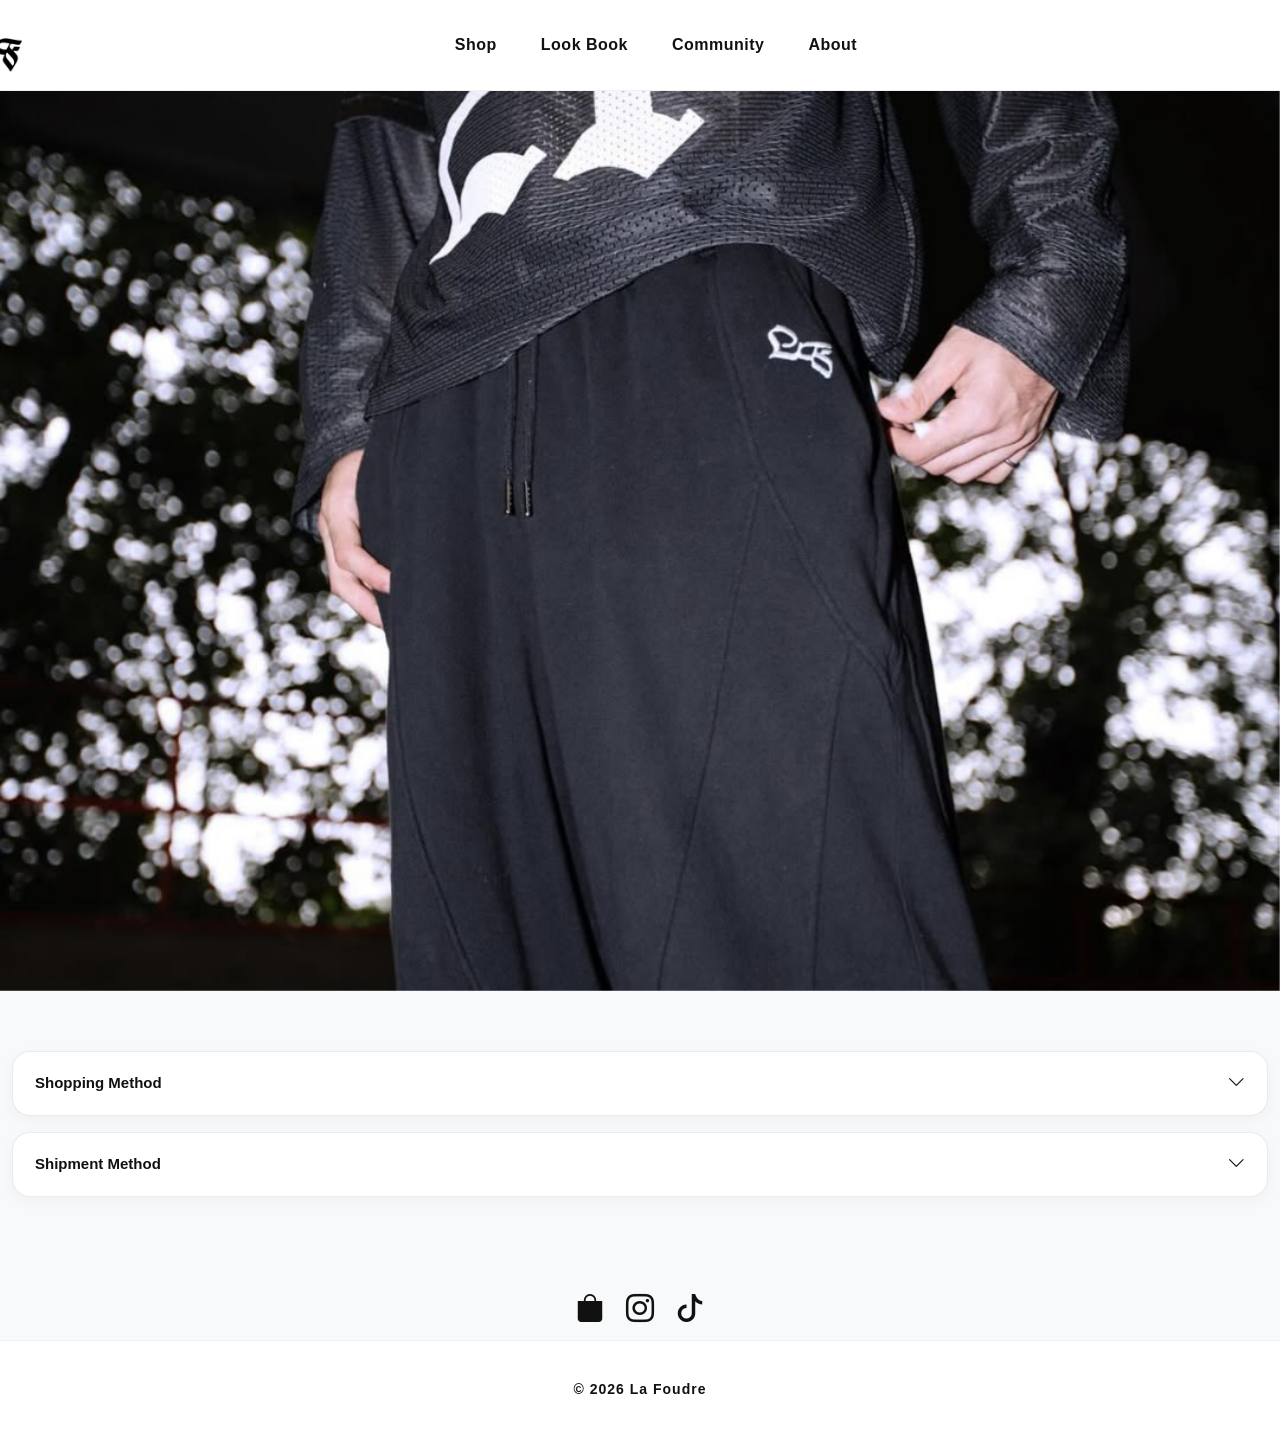
<file: index.html>
<!DOCTYPE html>
<html lang="en">

<head>
    <meta charset="UTF-8">
    <meta name="viewport" content="width=device-width, initial-scale=1.0">
    <title>La Foudre</title>
    <link rel="icon" type="image/png" href="logo/logoLF.png">
    <link href="https://cdn.jsdelivr.net/npm/bootstrap@5.3.3/dist/css/bootstrap.min.css" rel="stylesheet">
    <link href="https://cdn.jsdelivr.net/npm/bootstrap-icons@1.11.1/font/bootstrap-icons.css" rel="stylesheet">
    <link rel="stylesheet" href="style.css">
</head>

<body>
    <!-- Navbar -->
    <nav class="navbar navbar-expand-lg navbar-dark sticky-top custom-navbar">
        <div class="container custom-nav-container">

            <!-- Logo -->
            <a class="navbar-brand d-flex align-items-center" href="index.html">
                <img src="logo/logoLF.png" alt="Lafoudre Logo">
            </a>

            <!-- Hamburger Button -->
            <button class="navbar-toggler border-0 shadow-none" type="button" data-bs-toggle="offcanvas"
                data-bs-target="#mobileMenu" aria-controls="mobileMenu">

                <span class="navbar-toggler-icon"></span>
            </button>

            <!-- Desktop Menu -->
            <div class="collapse navbar-collapse d-none d-lg-flex">
                <ul class="navbar-nav mx-auto align-items-lg-center">
                    <li class="nav-item"><a class="nav-link" href="shop.html">Shop</a></li>
                    <li class="nav-item"><a class="nav-link" href="lookbook.html">Look Book</a></li>
                    <li class="nav-item"><a class="nav-link" href="community.html">Community</a></li>
                    <li class="nav-item"><a class="nav-link" href="about.html">About</a></li>
                </ul>
            </div>
        </div>
    </nav>

    <!-- MOBILE SIDEBAR -->
    <div class="offcanvas offcanvas-end custom-sidebar" tabindex="-1" id="mobileMenu">

        <div class="offcanvas-header">
            <h5 class="offcanvas-title text-white">MENU</h5>

            <button type="button" class="btn-close btn-close-white shadow-none" data-bs-dismiss="offcanvas">
            </button>
        </div>

        <div class="offcanvas-body">
            <ul class="navbar-nav">
                <li class="nav-item">
                    <a class="nav-link" href="shop.html">Shop</a>
                </li>

                <li class="nav-item">
                    <a class="nav-link" href="lookbook.html">Look Book</a>
                </li>

                <li class="nav-item">
                    <a class="nav-link" href="community.html">Community</a>
                </li>

                <li class="nav-item">
                    <a class="nav-link" href="about.html">About</a>
                </li>
            </ul>
        </div>
    </div>

    <!-- Carousel Section -->
    <div id="home">
        <div id="lafoudreCarousel" class="carousel slide" data-bs-ride="carousel" data-bs-interval="3000">
            <div class="carousel-inner">
                <div class="carousel-item active">
                    <img src="image/look21.jpg" class="d-block w-100" alt="Fashion 1">
                </div>
                <div class="carousel-item">
                    <img src="image/look17.jpg" class="d-block w-100" alt="Fashion 2">
                </div>
                <div class="carousel-item">
                    <img src="image/look26.jpg" class="d-block w-100" alt="Fashion 3">
                </div>
            </div>
        </div>
    </div>


    <!-- Profile Logo Overlay -->
    <!--<img src="logo.png" alt="Profile Logo" class="profile-logo">

    <!-- ================= DROPDOWN ================= -->
    <div class="info-dropdown container">

        <!-- Shopping Method -->
        <div class="custom-accordion-item">
            <button class="custom-accordion-btn" type="button" data-bs-toggle="collapse"
                data-bs-target="#shoppingMethod">

                <span>Shopping Method</span>
                <i class="bi bi-chevron-down"></i>
            </button>

            <div id="shoppingMethod" class="collapse">
                <div class="custom-accordion-content">

                    <div class="method-item">
                        <img src="logo/Shopee.png" alt="Logo Shopee" width="50">
                        <span></span>
                    </div>

                </div>
            </div>
        </div>

        <!-- Shipment Method -->
        <div class="custom-accordion-item">
            <button class="custom-accordion-btn" type="button" data-bs-toggle="collapse"
                data-bs-target="#shipmentMethod">

                <span>Shipment Method</span>
                <i class="bi bi-chevron-down"></i>
            </button>

            <div id="shipmentMethod" class="collapse">
                <div class="custom-accordion-content">

                    <div class="method-item">
                        <img src="logo/jne.svg" alt="JNE">
                        <span></span>
                    </div>

                    <div class="method-item">
                        <img src="logo/j&t.svg" alt="J&T">
                        <span></span>
                    </div>

                </div>
            </div>
        </div>

    </div>
    <!-- ================= INFO DROPDOWN ================= -->

    <!-- Social Media -->
    <div class="social-links text-center">

        <div class="social-buttons">

            <a href="https://shopee.co.id/lafoudre?entryPoint=ShopBySearch&searchKeyword=lafoudre" target="_blank"
                class="social-btn">
                <i class="bi bi-bag-fill"></i>
            </a>

            <a href="https://www.instagram.com/21foudre?utm_source=ig_web_button_share_sheet&igsh=ZDNlZDc0MzIxNw=="
                target="_blank" class="social-btn">
                <i class="bi bi-instagram"></i>
            </a>

            <a href="https://www.tiktok.com/@21foudre?is_from_webapp=1&sender_device=pc" target="_blank"
                class="social-btn">
                <i class="bi bi-tiktok"></i>
            </a>

        </div>
    </div>


    <!-- Footer -->
    <footer class="footer">
        <div class="container text-center">
            <p class="mb-0">&copy; 2026 La Foudre</p>
        </div>
    </footer>

    <!-- Bootstrap Bundle JS (wajib untuk navbar collapse, dropdown, dll) -->
    <script src="https://cdn.jsdelivr.net/npm/bootstrap@5.3.3/dist/js/bootstrap.bundle.min.js"></script>

    <!-- Script -->
    <script src="script.js"></script>

</body>

</html>
</file>
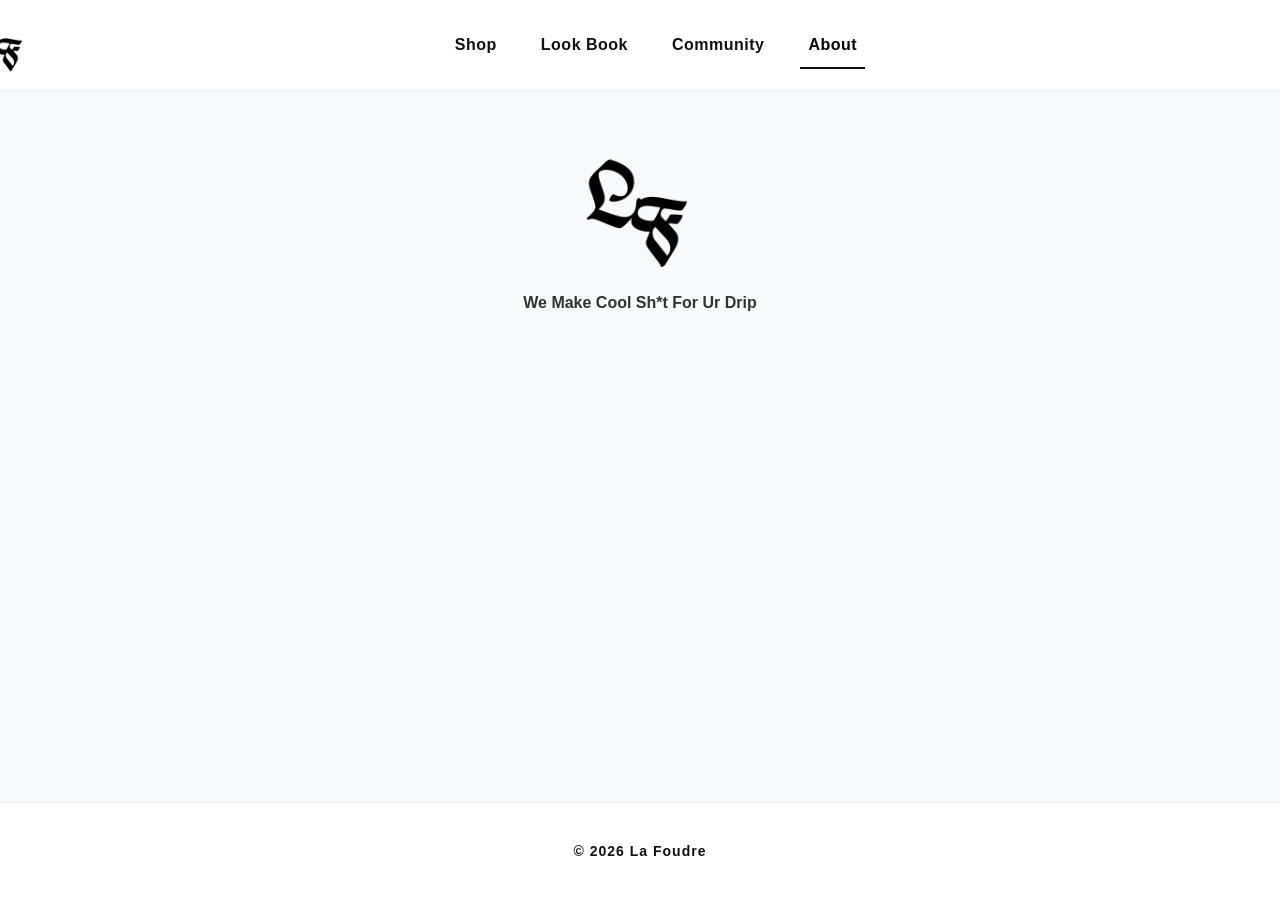
<file: about.html>
<!DOCTYPE html>
<html lang="en">

<head>
    <meta charset="UTF-8">
    <meta name="viewport" content="width=device-width, initial-scale=1.0">
    <title>About</title>
    <link rel="icon" type="image/png" href="logo/logoLF.png">
    <link href="https://cdn.jsdelivr.net/npm/bootstrap@5.3.3/dist/css/bootstrap.min.css" rel="stylesheet">
    <link href="https://cdn.jsdelivr.net/npm/bootstrap-icons@1.11.1/font/bootstrap-icons.css" rel="stylesheet">
    <link rel="stylesheet" href="style.css">
    <style>
        body {
            display: flex;
            flex-direction: column;
            min-height: 100vh;
        }

        main {
            flex: 1;
        }

        .profile-img {
            width: 120px;
            height: 120px;
            object-fit: cover;
            border-radius: 50%;
            margin: 20px auto;
            display: block;
        }
    </style>
</head>

<body>
    <!-- Navbar -->
    <nav class="navbar navbar-expand-lg sticky-top custom-navbar">
        <div class="container custom-nav-container">

            <!-- Logo -->
            <a class="navbar-brand" href="index.html">
                <img src="logo/logoLF.png" alt="Lafoudre Logo">
            </a>

            <!-- Hamburger -->
            <button class="navbar-toggler border-0 shadow-none" type="button" data-bs-toggle="offcanvas"
                data-bs-target="#mobileMenu">

                <span class="navbar-toggler-icon"></span>
            </button>

            <!-- Desktop Menu -->
            <div class="collapse navbar-collapse d-none d-lg-flex justify-content-center">
                <ul class="navbar-nav align-items-center">
                    <li class="nav-item"><a class="nav-link" href="shop.html">Shop</a></li>
                    <li class="nav-item"><a class="nav-link" href="lookbook.html">Look Book</a></li>
                    <li class="nav-item"><a class="nav-link" href="community.html">Community</a></li>
                    <li class="nav-item"><a class="nav-link" href="about.html">About</a></li>
                </ul>
            </div>

        </div>
    </nav>

    <!-- MOBILE SIDEBAR -->
    <div class="offcanvas offcanvas-end custom-sidebar" tabindex="-1" id="mobileMenu">

        <div class="offcanvas-header">
            <h5 class="offcanvas-title text-white">MENU</h5>

            <button type="button" class="btn-close btn-close-white shadow-none" data-bs-dismiss="offcanvas">
            </button>
        </div>

        <div class="offcanvas-body">
            <ul class="navbar-nav">
                <li class="nav-item">
                    <a class="nav-link" href="shop.html">Shop</a>
                </li>

                <li class="nav-item">
                    <a class="nav-link" href="lookbook.html">Look Book</a>
                </li>

                <li class="nav-item">
                    <a class="nav-link" href="community.html">Community</a>
                </li>

                <li class="nav-item">
                    <a class="nav-link" href="about.html">About</a>
                </li>
            </ul>
        </div>
    </div>

    <main>
        <section class="container mt-5 mb-5">
            <h2 class="text-center section-title"></h2>

            <img src="logo/logoLF.png" alt="Profile Picture" class="profile-img">

            <p class="text-center fw-bold">
                We Make Cool Sh*t For Ur Drip
            </p>
        </section>
    </main>

    <!-- Footer -->
    <footer class="footer">
        <div class="container text-center">
            <p class="mb-0">&copy; 2026 La Foudre</p>
        </div>
    </footer>

    <script src="https://cdn.jsdelivr.net/npm/bootstrap@5.3.3/dist/js/bootstrap.bundle.min.js"></script>
    <script src="script.js"></script>
</body>

</html>
</file>
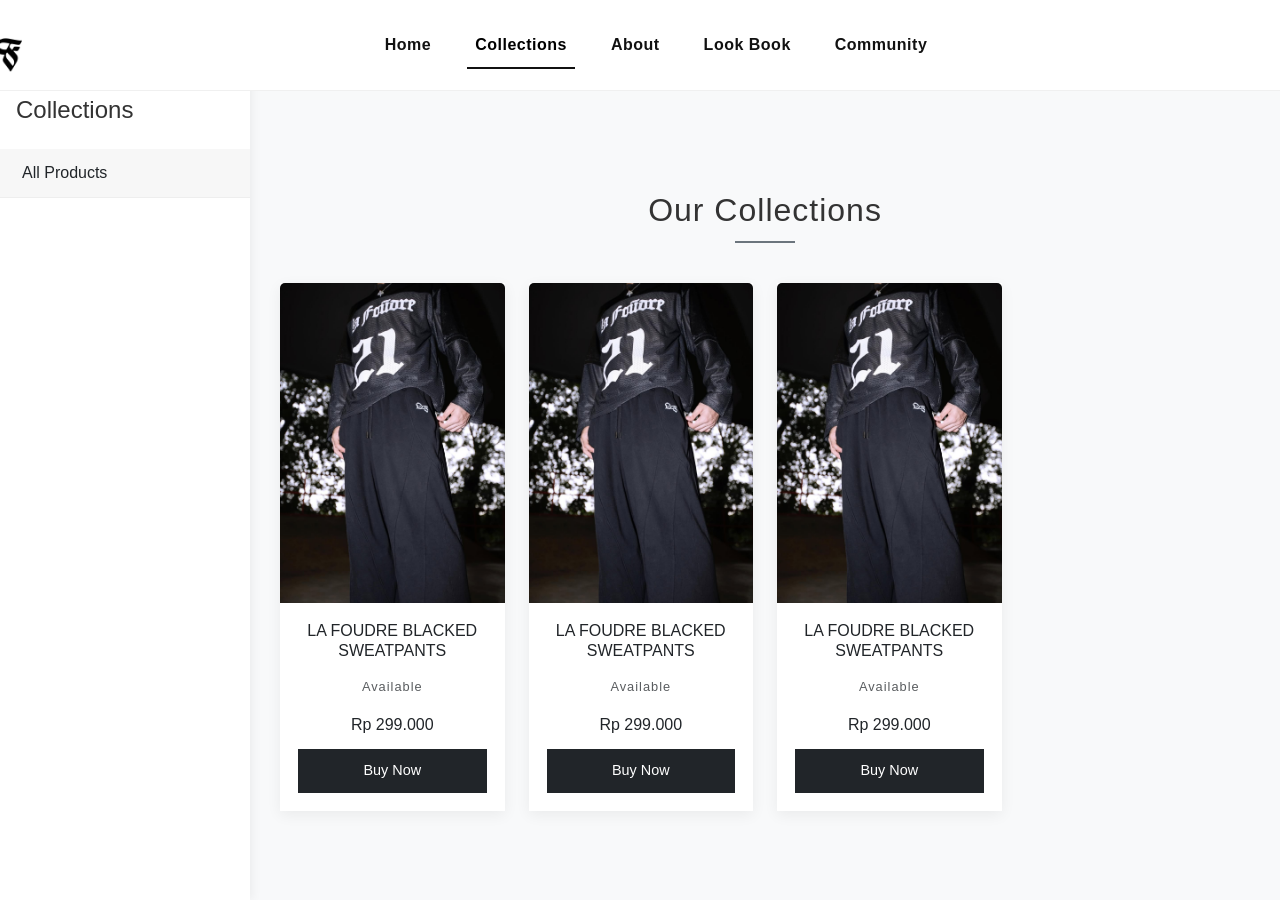
<file: collections.html>
<!DOCTYPE html>
<html lang="en">

<head>
    <meta charset="UTF-8">
    <meta name="viewport" content="width=device-width, initial-scale=1.0">
    <title>Collections</title>

    <link href="https://cdn.jsdelivr.net/npm/bootstrap@5.3.3/dist/css/bootstrap.min.css" rel="stylesheet">
    <link href="https://cdn.jsdelivr.net/npm/bootstrap-icons@1.11.1/font/bootstrap-icons.css" rel="stylesheet">
    <link rel="stylesheet" href="style.css">

    <style>
        :root {
            --accent-color: #6c757d;
        }

        body {
            background-color: #f8f9fa;
        }

        /* SIDEBAR */
        .sidebar {
            background-color: #fff;
            height: calc(100vh - 76px);
            position: fixed;
            top: 76px;
            left: 0;
            width: 250px;
            box-shadow: 2px 0 10px rgba(0, 0, 0, 0.06);
            padding-top: 20px;
        }

        .main-content {
            margin-left: 250px;
            padding: 40px 30px;
        }

        .section-title {
            font-weight: 400;
            letter-spacing: 1px;
            margin-bottom: 2.5rem;
            text-align: center;
            position: relative;
        }

        .section-title::after {
            content: "";
            display: block;
            width: 60px;
            height: 2px;
            background: var(--accent-color);
            margin: 12px auto 0;
        }

        .collection-filter {
            list-style: none;
            padding: 0;
            margin: 0;
        }

        .collection-filter li {
            padding: 12px 22px;
            border-bottom: 1px solid #eee;
            background: #f7f7f7;
        }

        .collection-filter li a {
            text-decoration: none;
            color: #212529;
            font-weight: 500;
        }

        /* PRODUCT GRID */
        .product-item {
            display: flex;
        }

        .product-item .card {
            width: 100%;
            min-height: 500px;
            border-radius: 0;
            overflow: hidden;
            border: none;
            box-shadow: 0 4px 14px rgba(0, 0, 0, 0.06);
        }

        .product-item .card-img-top {
            width: 100%;
            height: 320px;
            object-fit: cover;
            display: block;
        }

        .product-item .card-body {
            display: flex;
            flex-direction: column;
            padding: 18px;
        }

        .product-item .card-title {
            font-size: 1rem;
            min-height: 48px;
            margin-bottom: 8px;
        }

        .price {
            font-weight: 500;
            margin-bottom: 12px;
        }

        .coming-soon {
            font-size: 0.8rem;
            letter-spacing: 1px;
            min-height: 20px;
        }

        .buy-btn {
            width: 100%;
            border-radius: 0;
            padding: 10px;
            font-size: 0.9rem;
        }

        /* RESPONSIVE */
        @media (max-width: 991px) {
            .sidebar {
                display: none;
            }

            .main-content {
                margin-left: 0;
                padding: 20px 10px;
            }

            .row.g-4 {
                --bs-gutter-x: 10px;
                --bs-gutter-y: 14px;
            }

            .product-item .card {
                min-height: 320px;
            }

            .product-item .card-img-top {
                height: 150px;
                object-fit: cover;
            }

            .product-item .card-body {
                padding: 10px;
            }

            .product-item .card-title {
                font-size: 0.72rem;
                min-height: 34px;
                margin-bottom: 4px;
            }

            .coming-soon {
                font-size: 0.65rem;
                margin-bottom: 2px;
            }

            .price {
                font-size: 0.75rem;
                margin-bottom: 8px;
            }

            .buy-btn {
                font-size: 0.7rem;
                padding: 6px;
            }
        }
    </style>
</head>

<body>

    <!-- Navbar -->
    <nav class="navbar navbar-expand-lg navbar-dark sticky-top custom-navbar">
        <div class="container custom-nav-container">

            <!-- Logo -->
            <a class="navbar-brand d-flex align-items-center" href="index.html">
                <img src="logo/logoLF.png" alt="Lafoudre Logo">
            </a>

            <!-- Hamburger Button -->
            <button class="navbar-toggler border-0 shadow-none" type="button" data-bs-toggle="offcanvas"
                data-bs-target="#mobileMenu" aria-controls="mobileMenu">

                <span class="navbar-toggler-icon"></span>
            </button>

            <!-- Desktop Menu -->
            <div class="collapse navbar-collapse d-none d-lg-flex">
                <ul class="navbar-nav mx-auto align-items-lg-center">
                    <li class="nav-item"><a class="nav-link active" href="index.html">Home</a></li>
                    <li class="nav-item"><a class="nav-link" href="collections.html">Collections</a></li>
                    <li class="nav-item"><a class="nav-link" href="about.html">About</a></li>
                    <li class="nav-item"><a class="nav-link" href="lookbook.html">Look Book</a></li>
                    <li class="nav-item"><a class="nav-link" href="community.html">Community</a></li>
                </ul>
            </div>
        </div>
    </nav>

    <!-- MOBILE SIDEBAR -->
    <div class="offcanvas offcanvas-end custom-sidebar" tabindex="-1" id="mobileMenu">

        <div class="offcanvas-header">
            <h5 class="offcanvas-title text-white">MENU</h5>

            <button type="button" class="btn-close btn-close-white shadow-none" data-bs-dismiss="offcanvas">
            </button>
        </div>

        <div class="offcanvas-body">
            <ul class="navbar-nav">
                <li class="nav-item">
                    <a class="nav-link active" href="index.html">Home</a>
                </li>

                <li class="nav-item">
                    <a class="nav-link" href="collections.html">Collections</a>
                </li>

                <li class="nav-item">
                    <a class="nav-link" href="about.html">About</a>
                </li>

                <li class="nav-item">
                    <a class="nav-link" href="lookbook.html">Look Book</a>
                </li>

                <li class="nav-item">
                    <a class="nav-link" href="community.html">Community</a>
                </li>
            </ul>
        </div>
    </div>

    <!-- SIDEBAR -->
    <div class="sidebar">
        <h4 class="px-3 mb-4">Collections</h4>
        <ul class="collection-filter">
            <li><a href="#">All Products</a></li>
        </ul>
    </div>

    <!-- MAIN CONTENT -->
    <div class="main-content">
        <h2 class="section-title">Our Collections</h2>

        <div class="row g-4">

            <!-- PRODUCT 1 -->
            <div class="col-4 col-sm-4 col-lg-4 col-xl-3 product-item">
                <div class="card">
                    <img src="image/look21.jpg" class="card-img-top" alt="Oversized Tee Alpha">
                    <div class="card-body text-center">
                        <div>
                            <h5 class="card-title"> LA FOUDRE BLACKED SWEATPANTS</h5>
                            <p class="text-muted coming-soon">Available</p>
                            <p class="price">Rp 299.000</p>
                        </div>

                        <a href="https://shopee.co.id/LA-FOUDRE-BLACKED-SWEATPANTS-i.1658719413.57453653271?extraParams=%7B%22display_model_id%22%3A335372365712%2C%22model_selection_logic%22%3A3%7D"
                            target="_blank" class="btn btn-dark buy-btn mt-auto">
                            Buy Now
                        </a>
                    </div>
                </div>
            </div>

            <!-- PRODUCT 1 -->
            <div class="col-4 col-sm-4 col-lg-4 col-xl-3 product-item">
                <div class="card">
                    <img src="image/look21.jpg" class="card-img-top" alt="Oversized Tee Alpha">
                    <div class="card-body text-center">
                        <div>
                            <h5 class="card-title"> LA FOUDRE BLACKED SWEATPANTS</h5>
                            <p class="text-muted coming-soon">Available</p>
                            <p class="price">Rp 299.000</p>
                        </div>

                        <a href="https://shopee.co.id/LA-FOUDRE-BLACKED-SWEATPANTS-i.1658719413.57453653271?extraParams=%7B%22display_model_id%22%3A335372365712%2C%22model_selection_logic%22%3A3%7D"
                            target="_blank" class="btn btn-dark buy-btn mt-auto">
                            Buy Now
                        </a>
                    </div>
                </div>
            </div>

            <!-- PRODUCT 1 -->
            <div class="col-4 col-sm-4 col-lg-4 col-xl-3 product-item">
                <div class="card">
                    <img src="image/look21.jpg" class="card-img-top" alt="Oversized Tee Alpha">
                    <div class="card-body text-center">
                        <div>
                            <h5 class="card-title"> LA FOUDRE BLACKED SWEATPANTS</h5>
                            <p class="text-muted coming-soon">Available</p>
                            <p class="price">Rp 299.000</p>
                        </div>

                        <a href="https://shopee.co.id/LA-FOUDRE-BLACKED-SWEATPANTS-i.1658719413.57453653271?extraParams=%7B%22display_model_id%22%3A335372365712%2C%22model_selection_logic%22%3A3%7D"
                            target="_blank" class="btn btn-dark buy-btn mt-auto">
                            Buy Now
                        </a>
                    </div>
                </div>
            </div>



        </div>
    </div>

    <script src="https://cdn.jsdelivr.net/npm/bootstrap@5.3.3/dist/js/bootstrap.bundle.min.js"></script>
    <script src="script.js"></script>

</body>

</html>
</file>
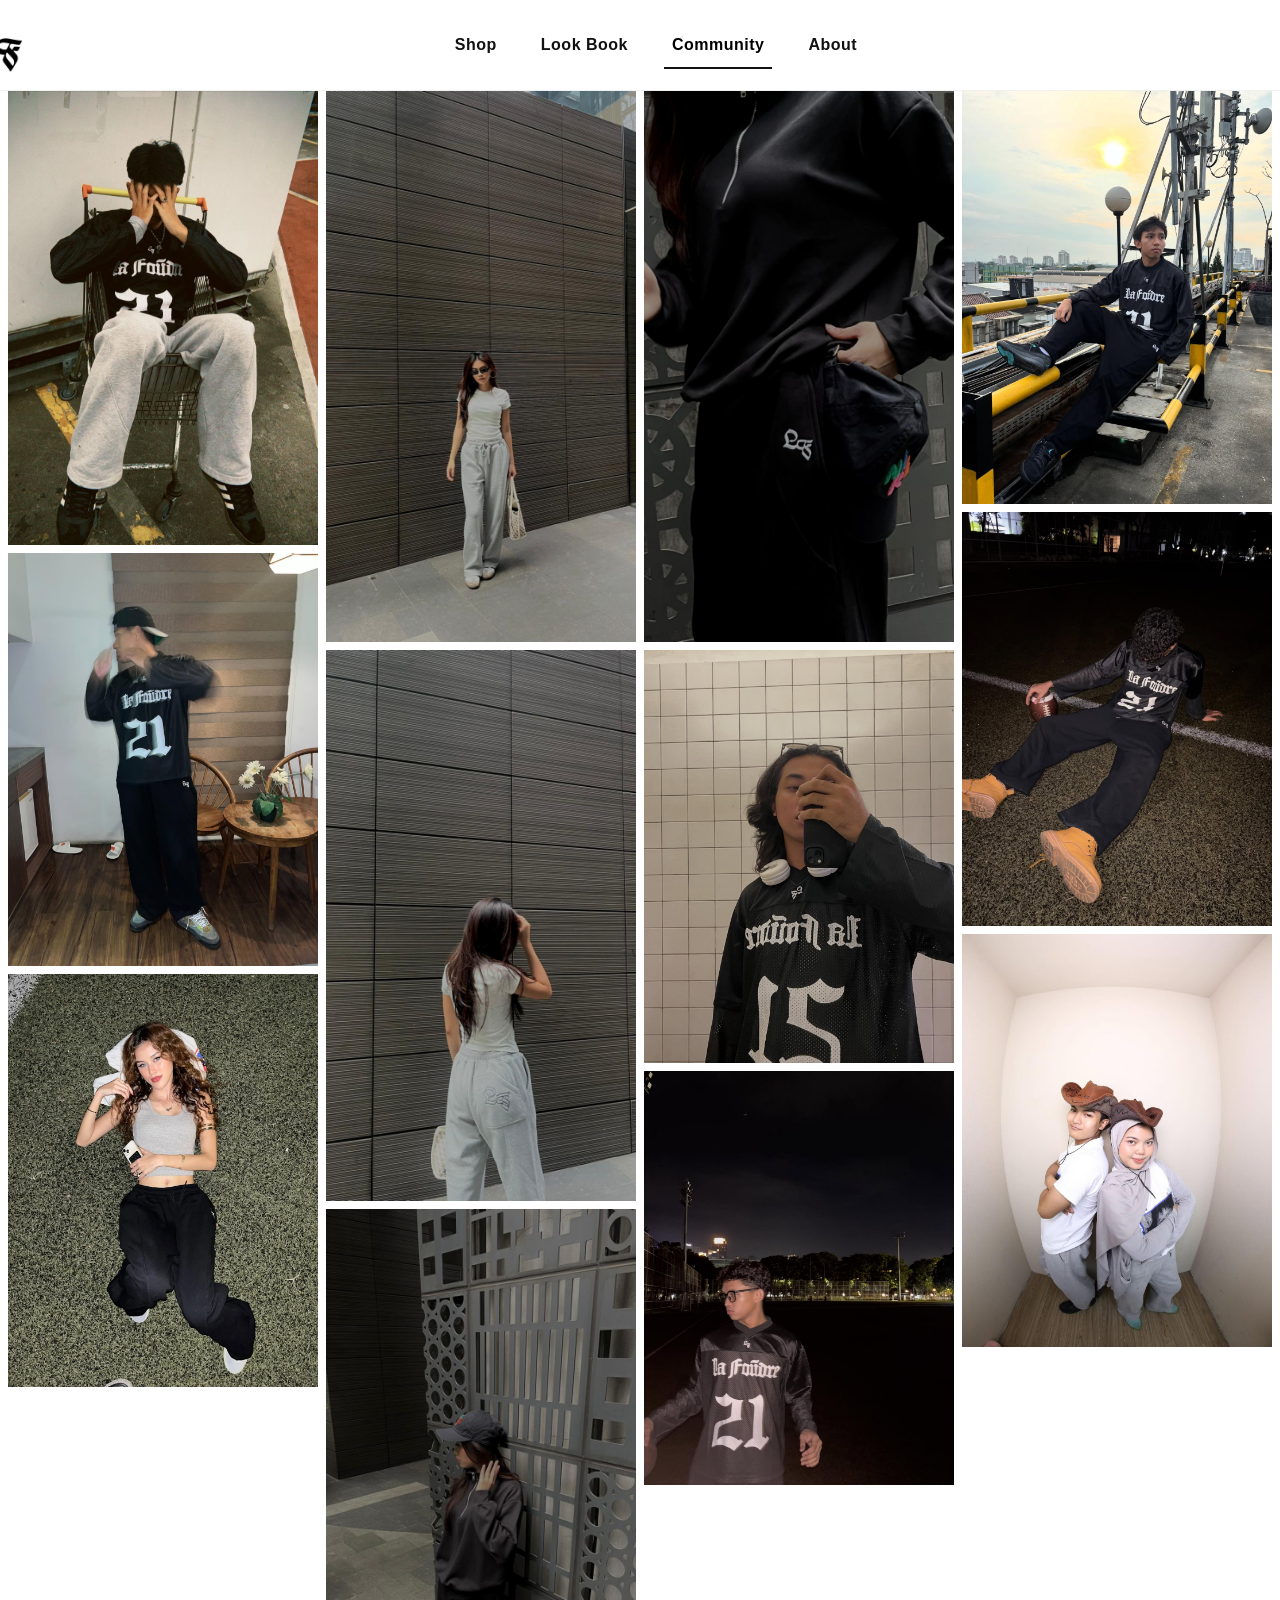
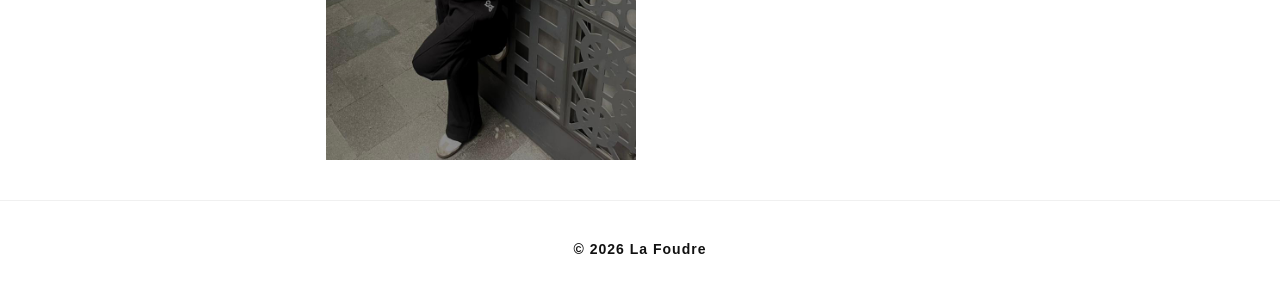
<file: community.html>
<!DOCTYPE html>
<html lang="id">

<head>
    <meta charset="UTF-8" />
    <meta name="viewport" content="width=device-width, initial-scale=1.0" />
    <title>Community</title>
    <link rel="icon" type="image/png" href="logo/logoLF.png">
    <link href="https://cdn.jsdelivr.net/npm/bootstrap@5.3.3/dist/css/bootstrap.min.css" rel="stylesheet">
    <link href="https://cdn.jsdelivr.net/npm/bootstrap-icons@1.11.1/font/bootstrap-icons.css" rel="stylesheet">
    <link rel="stylesheet" href="style.css">
    <style>
        body {
            background: #ffffff;
            color: #000000;
            font-family: Arial, sans-serif;
            margin: 0;
        }

        .hero {
            padding: 60px 20px 30px;
            text-align: center;
        }

        .hero h1 {
            font-size: 2.7rem;
            font-weight: 700;
            letter-spacing: 2px;
            text-transform: uppercase;
            margin-bottom: 0;
        }

        .gallery {
            column-count: 4;
            column-gap: 8px;
            padding: 0 8px 40px;
        }

        .gallery-item {
            break-inside: avoid;
            margin-bottom: 8px;
            overflow: hidden;
            border-radius: 0;
        }

        .gallery-item img {
            width: 100%;
            display: block;
            transition: transform 0.35s ease;
        }

        .gallery-item:hover img {
            transform: scale(1.04);
        }

        /* TABLET */
        @media (max-width: 992px) {

            .gallery {
                column-count: 4;
                column-gap: 6px;
                padding: 0 6px 25px;
            }

            .gallery-item {
                margin-bottom: 6px;
            }

            .hero h1 {
                font-size: 2rem;
            }
        }

        /* MOBILE */
        @media (max-width: 576px) {

            .gallery {
                column-count: 4;
                column-gap: 4px;
                padding: 0 4px 20px;
            }

            .gallery-item {
                margin-bottom: 4px;
            }

            .hero {
                padding: 25px 10px 15px;
            }

            .hero h1 {
                font-size: 1.1rem;
                letter-spacing: 1px;
            }
        }
    </style>
</head>

<body>
    <!-- Navbar -->
    <nav class="navbar navbar-expand-lg navbar-dark sticky-top custom-navbar">
        <div class="container custom-nav-container">

            <!-- Logo -->
            <a class="navbar-brand d-flex align-items-center" href="index.html">
                <img src="logo/logoLF.png" alt="Lafoudre Logo">
            </a>

            <!-- Hamburger Button -->
            <button class="navbar-toggler border-0 shadow-none" type="button" data-bs-toggle="offcanvas"
                data-bs-target="#mobileMenu" aria-controls="mobileMenu">

                <span class="navbar-toggler-icon"></span>
            </button>

            <!-- Desktop Menu -->
            <div class="collapse navbar-collapse d-none d-lg-flex">
                <ul class="navbar-nav mx-auto align-items-lg-center">
                    <li class="nav-item"><a class="nav-link" href="shop.html">Shop</a></li>
                    <li class="nav-item"><a class="nav-link" href="lookbook.html">Look Book</a></li>
                    <li class="nav-item"><a class="nav-link" href="community.html">Community</a></li>
                    <li class="nav-item"><a class="nav-link" href="about.html">About</a></li>
                </ul>
            </div>
        </div>
    </nav>

    <!-- MOBILE SIDEBAR -->
    <div class="offcanvas offcanvas-end custom-sidebar" tabindex="-1" id="mobileMenu">

        <div class="offcanvas-header">
            <h5 class="offcanvas-title text-white">MENU</h5>

            <button type="button" class="btn-close btn-close-white shadow-none" data-bs-dismiss="offcanvas">
            </button>
        </div>

        <div class="offcanvas-body">
            <ul class="navbar-nav">
                <li class="nav-item">
                    <a class="nav-link" href="shop.html">Shop</a>
                </li>

                <li class="nav-item">
                    <a class="nav-link" href="lookbook.html">Look Book</a>
                </li>

                <li class="nav-item">
                    <a class="nav-link" href="community.html">Community</a>
                </li>

                <li class="nav-item">
                    <a class="nav-link" href="about.html">About</a>
                </li>
            </ul>
        </div>
    </div>

    <section class="gallery">
        <div class="gallery-item"><img src="image/kom1.jpeg" alt="community"></div>
        <div class="gallery-item"><img src="image/kom2.jpg" alt="community"></div>
        <div class="gallery-item"><img src="image/kom3.jpg" alt="community"></div>
        <div class="gallery-item"><img src="image/kom4.jpeg" alt="community"></div>
        <div class="gallery-item"><img src="image/kom5.jpeg" alt="community"></div>
        <div class="gallery-item"><img src="image/kom6.jpeg" alt="community"></div>
        <div class="gallery-item"><img src="image/kom7.jpeg" alt="community"></div>
        <div class="gallery-item"><img src="image/kom8.jpg" alt="community"></div>
        <div class="gallery-item"><img src="image/kom9.jpg" alt="community"></div>
        <div class="gallery-item"><img src="image/kom10.jpg" alt="community"></div>
        <div class="gallery-item"><img src="image/kom11.jpg" alt="community"></div>
        <div class="gallery-item"><img src="image/kom12.jpg" alt="community"></div>
    </section>

    <!-- Footer -->
    <footer class="footer">
        <div class="container text-center">
            <p class="mb-0">&copy; 2026 La Foudre</p>
        </div>
    </footer>

    <script src="https://cdn.jsdelivr.net/npm/bootstrap@5.3.3/dist/js/bootstrap.bundle.min.js"></script>
    <script src="script.js"></script>

</body>

</html>
</file>
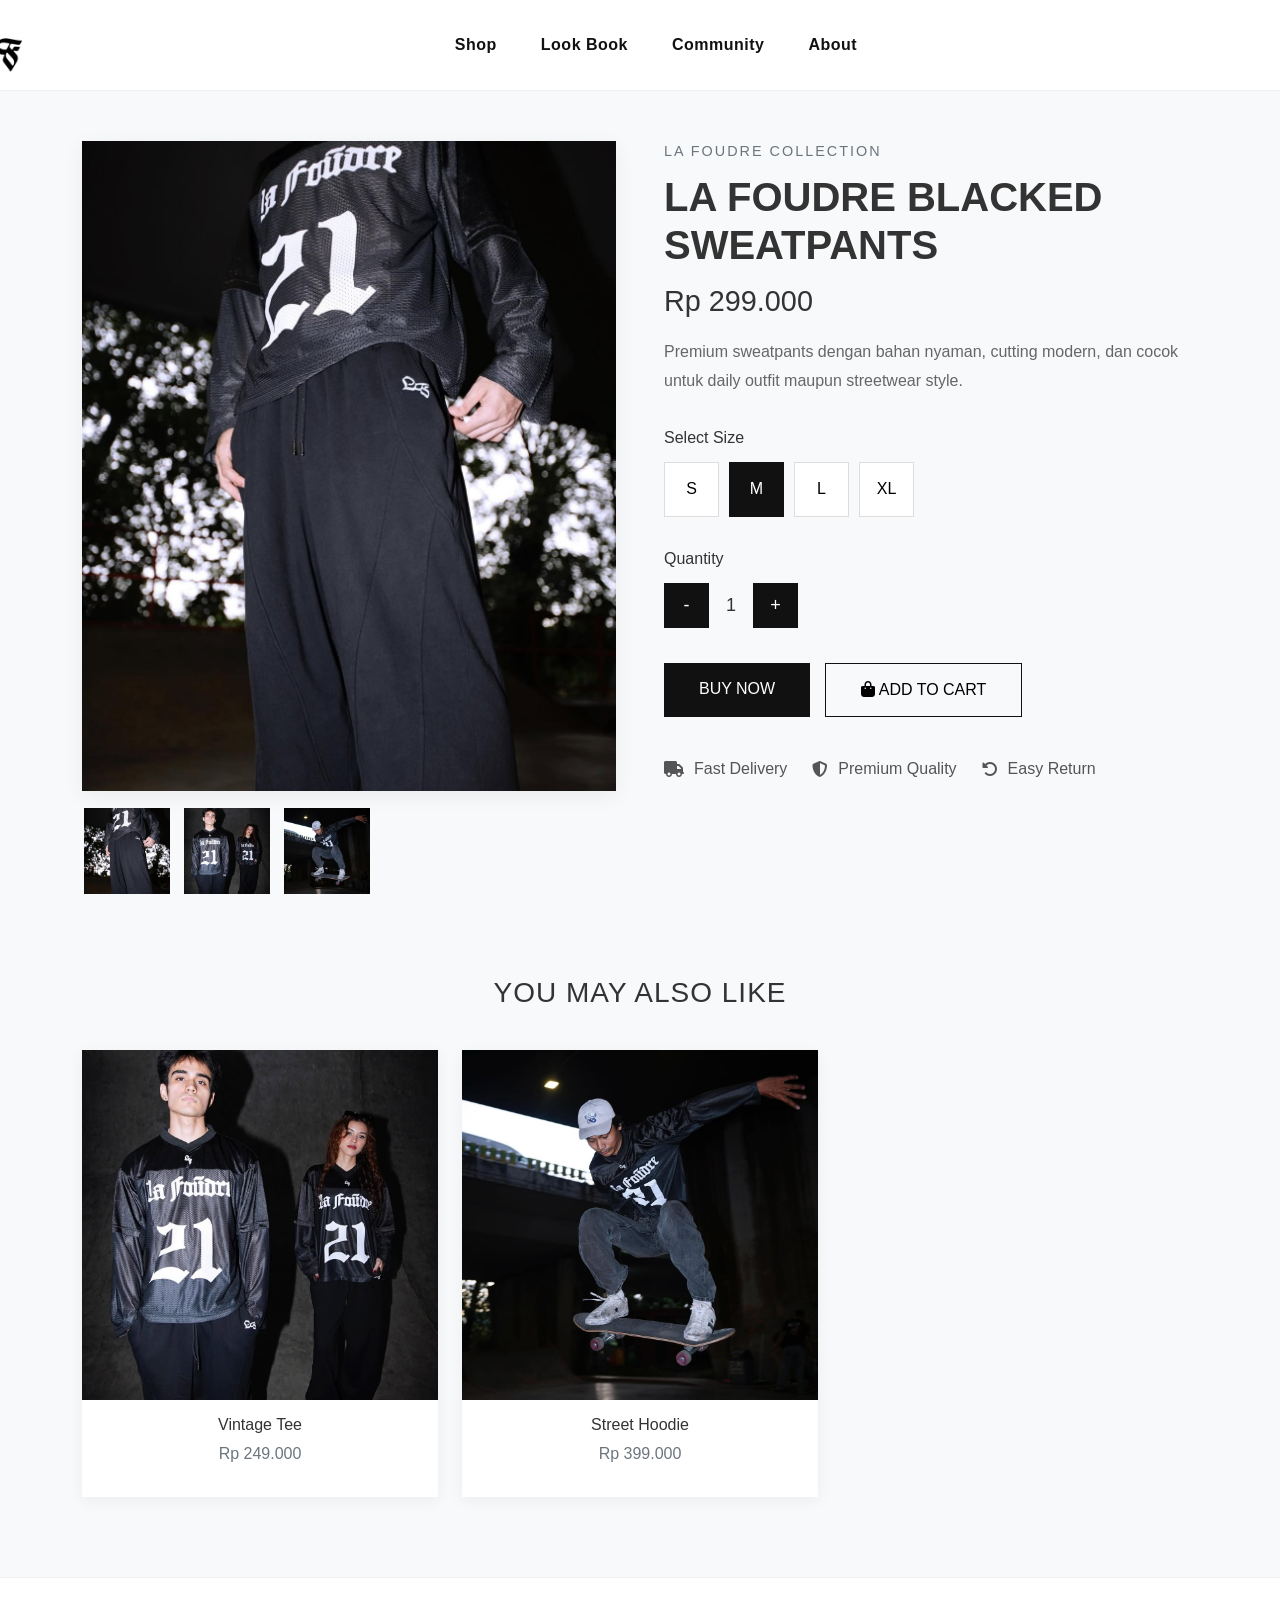
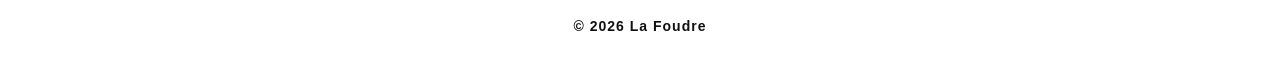
<file: detail.html>
<!DOCTYPE html>
<html lang="en">

<head>
    <meta charset="UTF-8">
    <meta name="viewport" content="width=device-width, initial-scale=1.0">
    <title>Product Detail | La Foudre</title>

    <link rel="icon" type="image/png" href="logo/logoLF.png">

    <!-- Bootstrap -->
    <link href="https://cdn.jsdelivr.net/npm/bootstrap@5.3.3/dist/css/bootstrap.min.css" rel="stylesheet">

    <!-- Bootstrap Icon -->
    <link href="https://cdn.jsdelivr.net/npm/bootstrap-icons@1.11.1/font/bootstrap-icons.css" rel="stylesheet">

    <!-- Font Awesome -->
    <link rel="stylesheet" href="https://cdnjs.cloudflare.com/ajax/libs/font-awesome/6.5.2/css/all.min.css">

    <!-- Global CSS -->
    <link rel="stylesheet" href="style.css">

    <style>
        body {
            background: #f8f9fa;
            overflow-x: hidden;
        }

        .detail-section {
            padding: 50px 0 80px;
        }

        .product-image-wrapper {
            background: #fff;
            border-radius: 0;
            overflow: hidden;
            box-shadow: 0 5px 20px rgba(0, 0, 0, 0.06);
        }

        .product-image {
            width: 100%;
            height: 650px;
            object-fit: cover;
        }

        .thumbnail-images {
            display: flex;
            gap: 10px;
            margin-top: 15px;
        }

        .thumbnail-images img {
            width: 90px;
            height: 90px;
            object-fit: cover;
            cursor: pointer;
            border: 2px solid transparent;
            transition: 0.3s;
        }

        .thumbnail-images img:hover {
            border-color: #212529;
        }

        .product-brand {
            color: #6c757d;
            font-size: 0.9rem;
            letter-spacing: 2px;
            text-transform: uppercase;
            margin-bottom: 10px;
        }

        .product-title {
            font-size: 2.5rem;
            font-weight: 600;
            margin-bottom: 15px;
        }

        .product-price {
            font-size: 1.8rem;
            font-weight: 500;
            margin-bottom: 20px;
        }

        .product-desc {
            color: #666;
            line-height: 1.8;
            margin-bottom: 30px;
        }

        .section-label {
            font-weight: 500;
            margin-bottom: 12px;
        }

        .size-options {
            display: flex;
            gap: 10px;
            margin-bottom: 30px;
        }

        .size-btn {
            width: 55px;
            height: 55px;
            border: 1px solid #ddd;
            background: white;
            transition: .3s;
            font-weight: 500;
        }

        .size-btn:hover,
        .size-btn.active {
            background: #111;
            color: white;
            border-color: #111;
        }

        .quantity-box {
            display: flex;
            align-items: center;
            gap: 12px;
            margin-bottom: 35px;
        }

        .qty-btn {
            width: 45px;
            height: 45px;
            border: none;
            background: #111;
            color: white;
            font-size: 18px;
        }

        .qty-number {
            font-size: 18px;
            font-weight: 500;
            min-width: 20px;
            text-align: center;
        }

        .action-buttons {
            display: flex;
            gap: 15px;
            flex-wrap: wrap;
        }

        .btn-buy {
            background: #111;
            color: white;
            border: none;
            padding: 14px 35px;
            text-decoration: none;
            transition: .3s;
        }

        .btn-buy:hover {
            background: #333;
            color: white;
        }

        .btn-cart {
            border: 1px solid #111;
            background: transparent;
            padding: 14px 35px;
            transition: .3s;
        }

        .btn-cart:hover {
            background: #111;
            color: white;
        }

        .features {
            display: flex;
            flex-wrap: wrap;
            gap: 25px;
            margin-top: 40px;
        }

        .feature-item {
            display: flex;
            align-items: center;
            gap: 10px;
            color: #555;
        }

        .recommend-section {
            padding-bottom: 80px;
        }

        .recommend-title {
            text-align: center;
            margin-bottom: 40px;
            font-weight: 400;
            letter-spacing: 1px;
        }

        .recommend-card {
            background: white;
            overflow: hidden;
            box-shadow: 0 4px 15px rgba(0, 0, 0, .05);
            transition: .3s;
        }

        .recommend-card:hover {
            transform: translateY(-5px);
        }

        .recommend-card img {
            width: 100%;
            height: 350px;
            object-fit: cover;
        }

        .recommend-body {
            padding: 15px;
            text-align: center;
        }

        .recommend-price {
            color: #6c757d;
        }

        @media(max-width:991px) {
            .product-image {
                height: 450px;
            }

            .product-title {
                font-size: 2rem;
                margin-top: 20px;
            }

            .action-buttons {
                flex-direction: column;
            }

            .btn-buy,
            .btn-cart {
                width: 100%;
                text-align: center;
            }
        }

        @media(max-width:576px) {
            .product-image {
                height: 350px;
            }

            .thumbnail-images img {
                width: 70px;
                height: 70px;
            }

            .product-title {
                font-size: 1.6rem;
            }
        }
    </style>
</head>

<body>

    <!-- NAVBAR -->
    <nav class="navbar navbar-expand-lg navbar-dark sticky-top custom-navbar">
        <div class="container custom-nav-container">

            <a class="navbar-brand d-flex align-items-center" href="index.html">
                <img src="logo/logoLF.png" alt="Lafoudre Logo">
            </a>

            <button class="navbar-toggler border-0 shadow-none" type="button" data-bs-toggle="offcanvas"
                data-bs-target="#mobileMenu">
                <span class="navbar-toggler-icon"></span>
            </button>

            <div class="collapse navbar-collapse d-none d-lg-flex">
                <ul class="navbar-nav mx-auto align-items-lg-center">
                    <li class="nav-item">
                        <a class="nav-link" href="shop.html">
                            Shop
                        </a>
                    </li>

                    <li class="nav-item">
                        <a class="nav-link" href="lookbook.html">
                            Look Book
                        </a>
                    </li>

                    <li class="nav-item">
                        <a class="nav-link" href="community.html">
                            Community
                        </a>
                    </li>

                    <li class="nav-item">
                        <a class="nav-link" href="about.html">
                            About
                        </a>
                    </li>
                </ul>
            </div>
        </div>
    </nav>

    <!-- MOBILE MENU -->
    <div class="offcanvas offcanvas-end custom-sidebar" tabindex="-1" id="mobileMenu">

        <div class="offcanvas-header">
            <h5 class="offcanvas-title text-white">
                MENU
            </h5>

            <button type="button" class="btn-close btn-close-white shadow-none" data-bs-dismiss="offcanvas">
            </button>
        </div>

        <div class="offcanvas-body">
            <ul class="navbar-nav">
                <li class="nav-item">
                    <a class="nav-link" href="shop.html">
                        Shop
                    </a>
                </li>

                <li class="nav-item">
                    <a class="nav-link" href="lookbook.html">
                        Look Book
                    </a>
                </li>

                <li class="nav-item">
                    <a class="nav-link" href="community.html">
                        Community
                    </a>
                </li>

                <li class="nav-item">
                    <a class="nav-link" href="about.html">
                        About
                    </a>
                </li>
            </ul>
        </div>
    </div>

    <!-- PRODUCT DETAIL -->
    <section class="detail-section">
        <div class="container">
            <div class="row g-5">

                <div class="col-lg-6">
                    <div class="product-image-wrapper">
                        <img src="image/look21.jpg" class="product-image" alt="">
                    </div>

                    <div class="thumbnail-images">
                        <img src="image/look21.jpg">
                        <img src="image/look17.jpg">
                        <img src="image/look26.jpg">
                    </div>
                </div>

                <div class="col-lg-6">
                    <p class="product-brand">
                        LA FOUDRE COLLECTION
                    </p>

                    <h1 class="product-title">
                        LA FOUDRE BLACKED SWEATPANTS
                    </h1>

                    <h3 class="product-price">
                        Rp 299.000
                    </h3>

                    <p class="product-desc">
                        Premium sweatpants dengan bahan nyaman,
                        cutting modern, dan cocok untuk daily outfit
                        maupun streetwear style.
                    </p>

                    <p class="section-label">
                        Select Size
                    </p>

                    <div class="size-options">
                        <button class="size-btn">S</button>
                        <button class="size-btn active">M</button>
                        <button class="size-btn">L</button>
                        <button class="size-btn">XL</button>
                    </div>

                    <p class="section-label">
                        Quantity
                    </p>

                    <div class="quantity-box">
                        <button class="qty-btn">-</button>
                        <span class="qty-number">1</span>
                        <button class="qty-btn">+</button>
                    </div>

                    <div class="action-buttons">

                        <a href="https://shopee.co.id/LA-FOUDRE-BLACKED-SWEATPANTS-i.1658719413.57453653271"
                            target="_blank" class="btn-buy">
                            BUY NOW
                        </a>

                        <button class="btn-cart">
                            <i class="fa-solid fa-bag-shopping"></i>
                            ADD TO CART
                        </button>

                    </div>

                    <div class="features">

                        <div class="feature-item">
                            <i class="fas fa-truck"></i>
                            Fast Delivery
                        </div>

                        <div class="feature-item">
                            <i class="fas fa-shield-alt"></i>
                            Premium Quality
                        </div>

                        <div class="feature-item">
                            <i class="fas fa-rotate-left"></i>
                            Easy Return
                        </div>

                    </div>
                </div>
            </div>
        </div>
    </section>

    <!-- RECOMMEND -->
    <section class="recommend-section">
        <div class="container">

            <h3 class="recommend-title">
                YOU MAY ALSO LIKE
            </h3>

            <div class="row g-4">

                <div class="col-6 col-lg-4">
                    <div class="recommend-card">
                        <img src="image/look17.jpg">
                        <div class="recommend-body">
                            <h6>Vintage Tee</h6>
                            <p class="recommend-price">
                                Rp 249.000
                            </p>
                        </div>
                    </div>
                </div>

                <div class="col-6 col-lg-4">
                    <div class="recommend-card">
                        <img src="image/look26.jpg">
                        <div class="recommend-body">
                            <h6>Street Hoodie</h6>
                            <p class="recommend-price">
                                Rp 399.000
                            </p>
                        </div>
                    </div>
                </div>

            </div>
        </div>
    </section>

    <!-- FOOTER -->
    <footer class="footer">
        <div class="container text-center">
            <p class="mb-0">&copy; 2026 La Foudre</p>
        </div>
    </footer>

    <script src="https://cdn.jsdelivr.net/npm/bootstrap@5.3.3/dist/js/bootstrap.bundle.min.js"></script>
    <script src="script.js"></script>

</body>

</html>
</file>
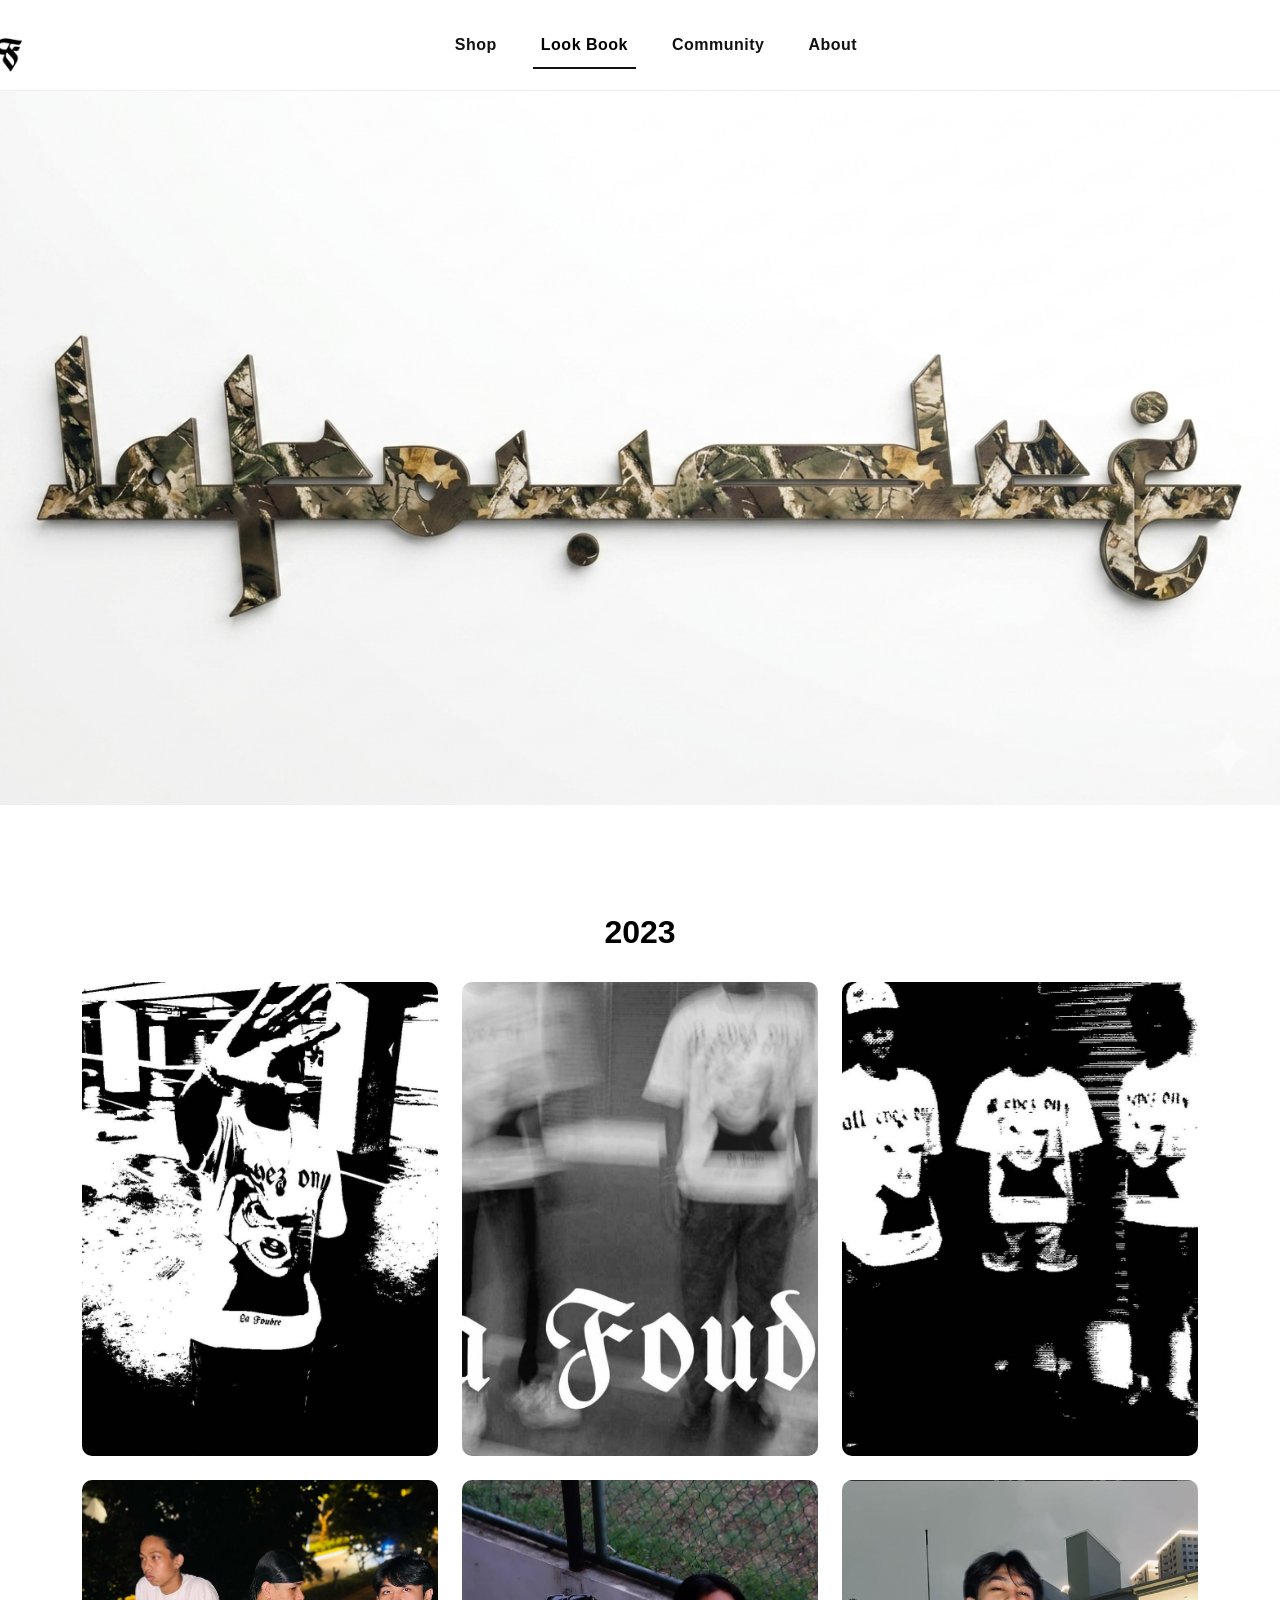
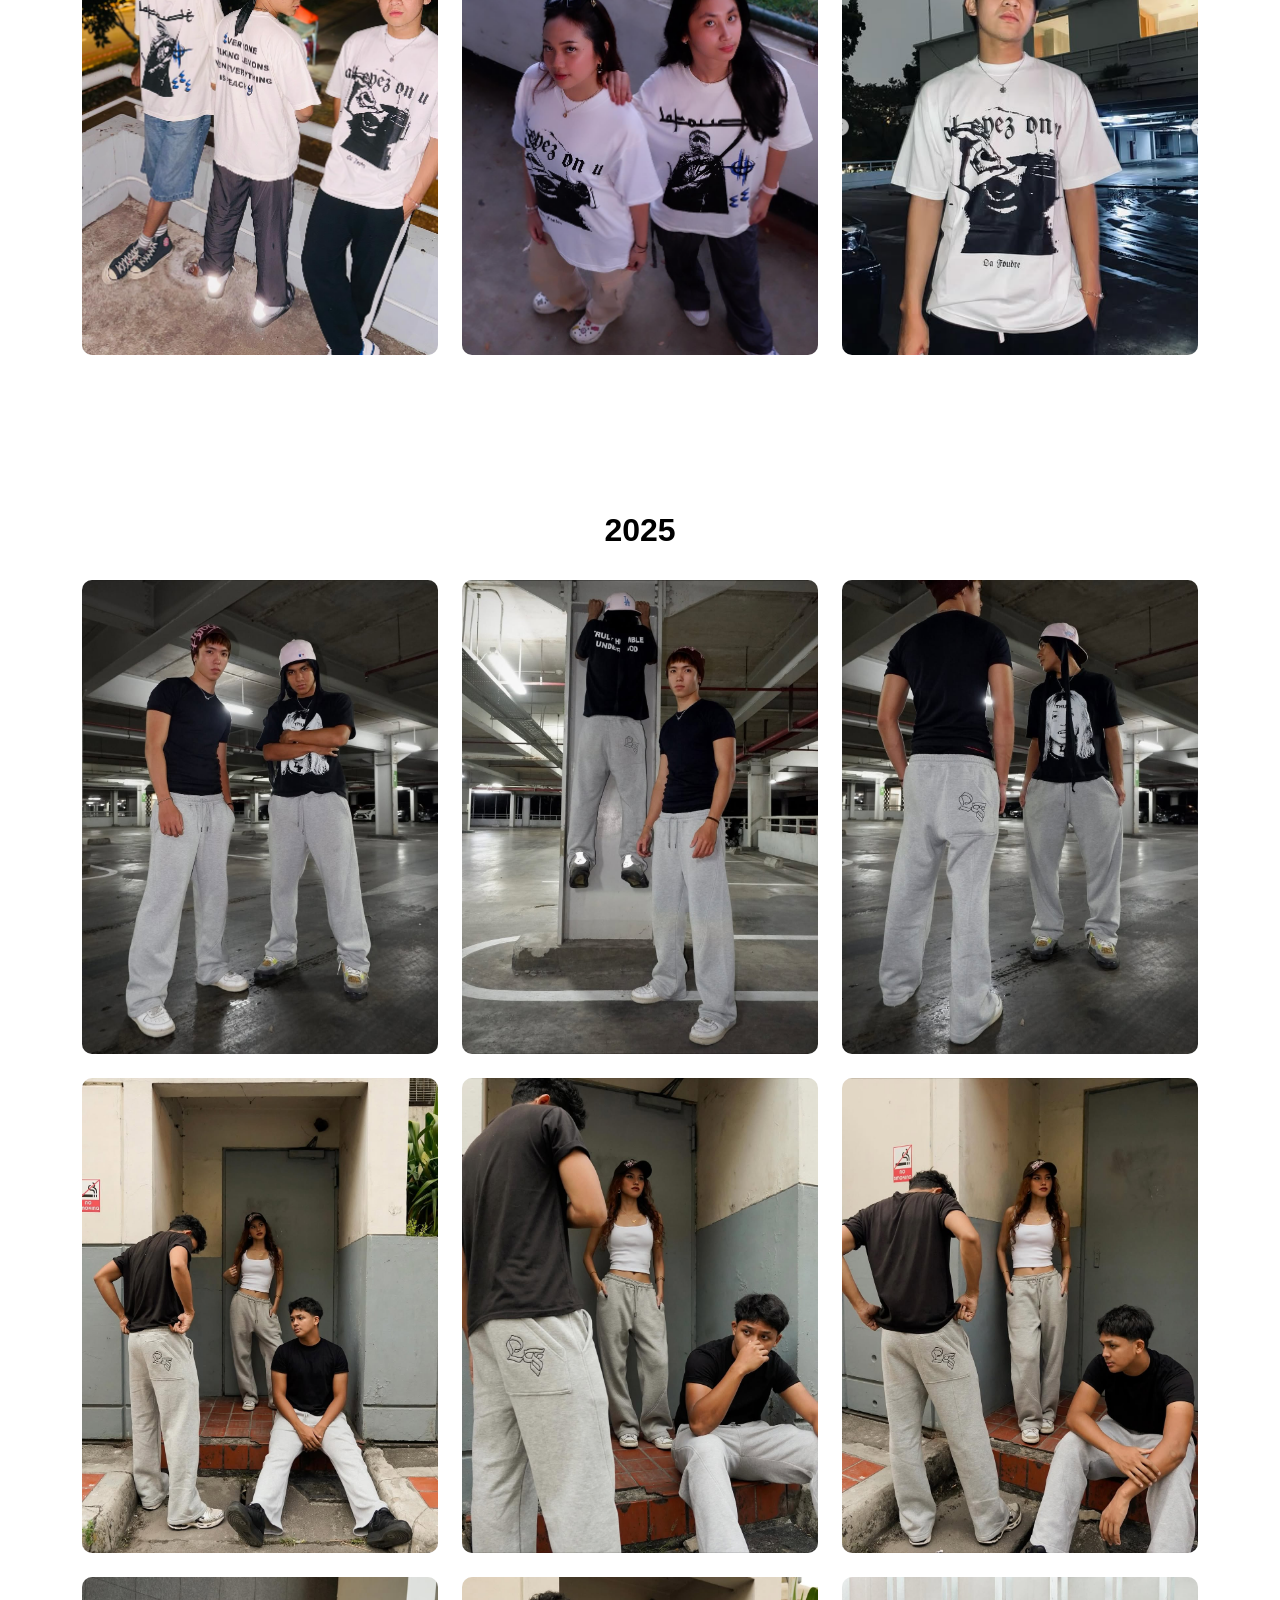
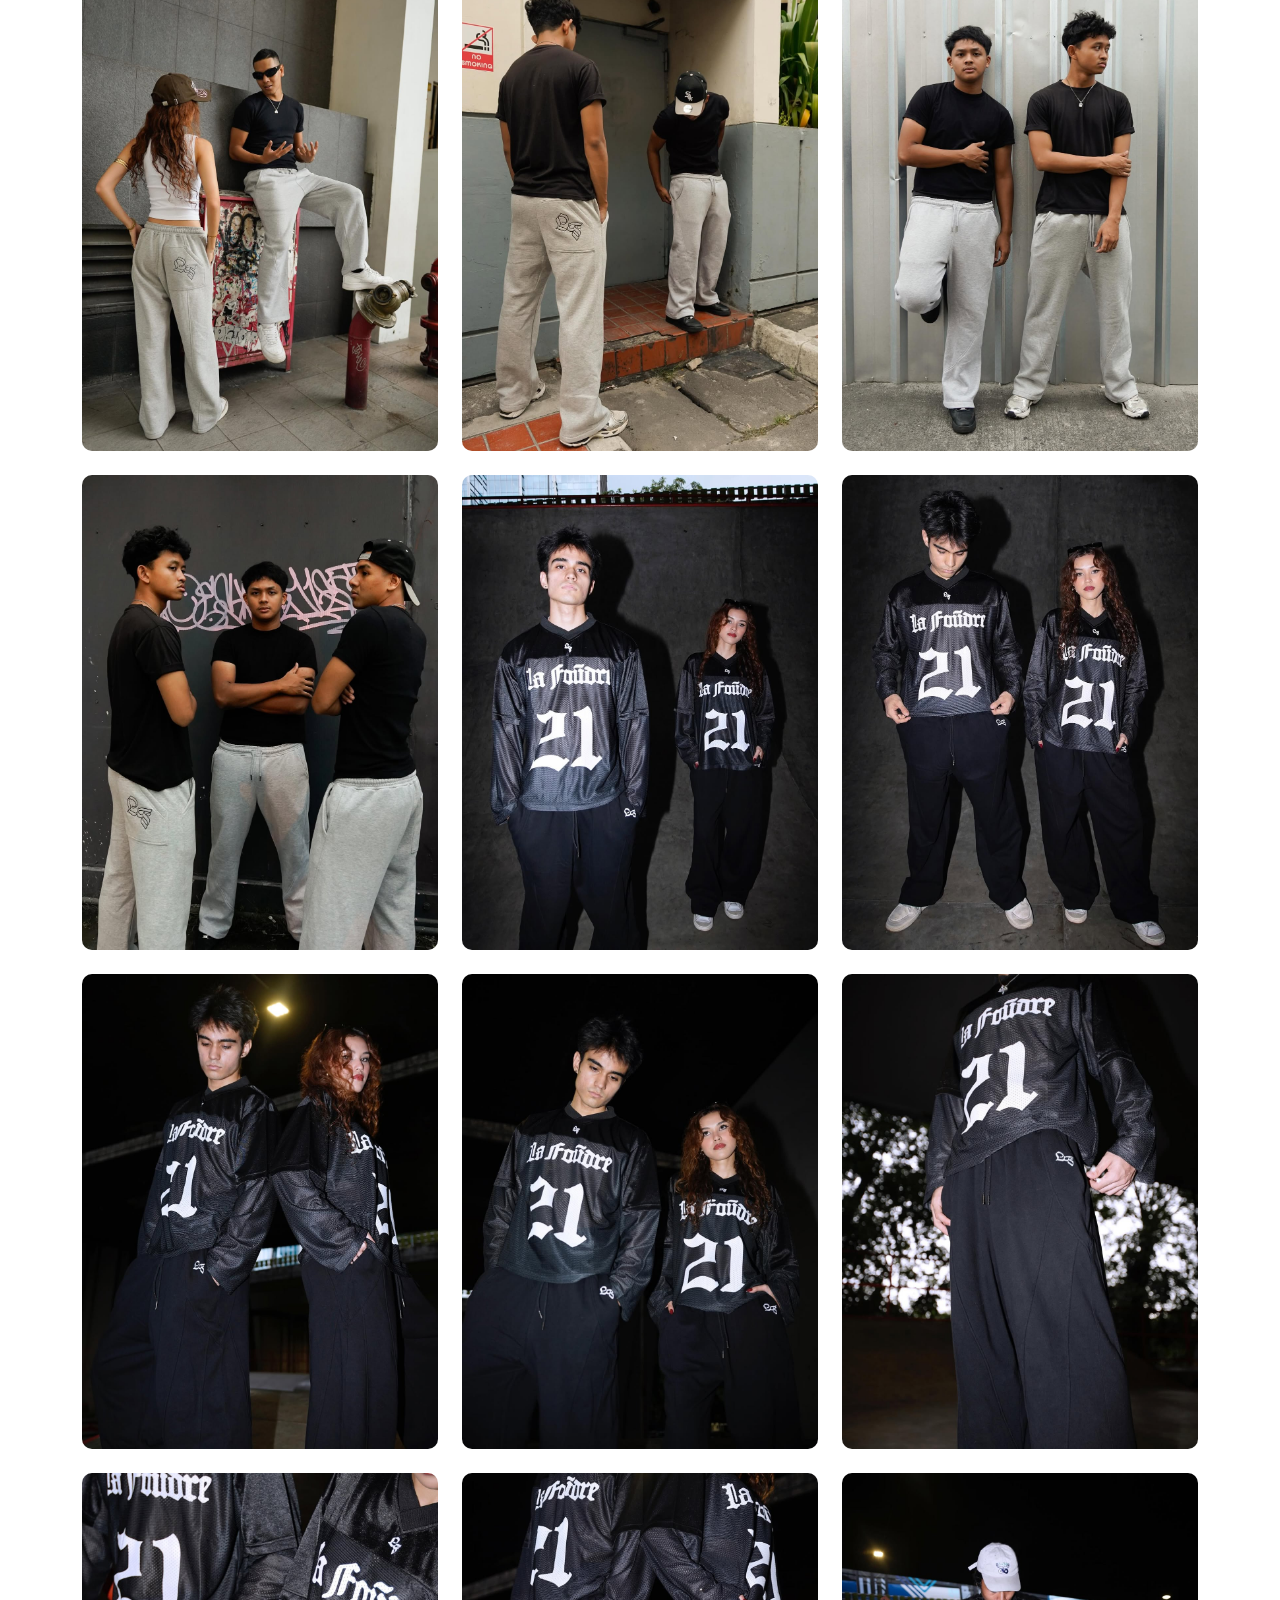
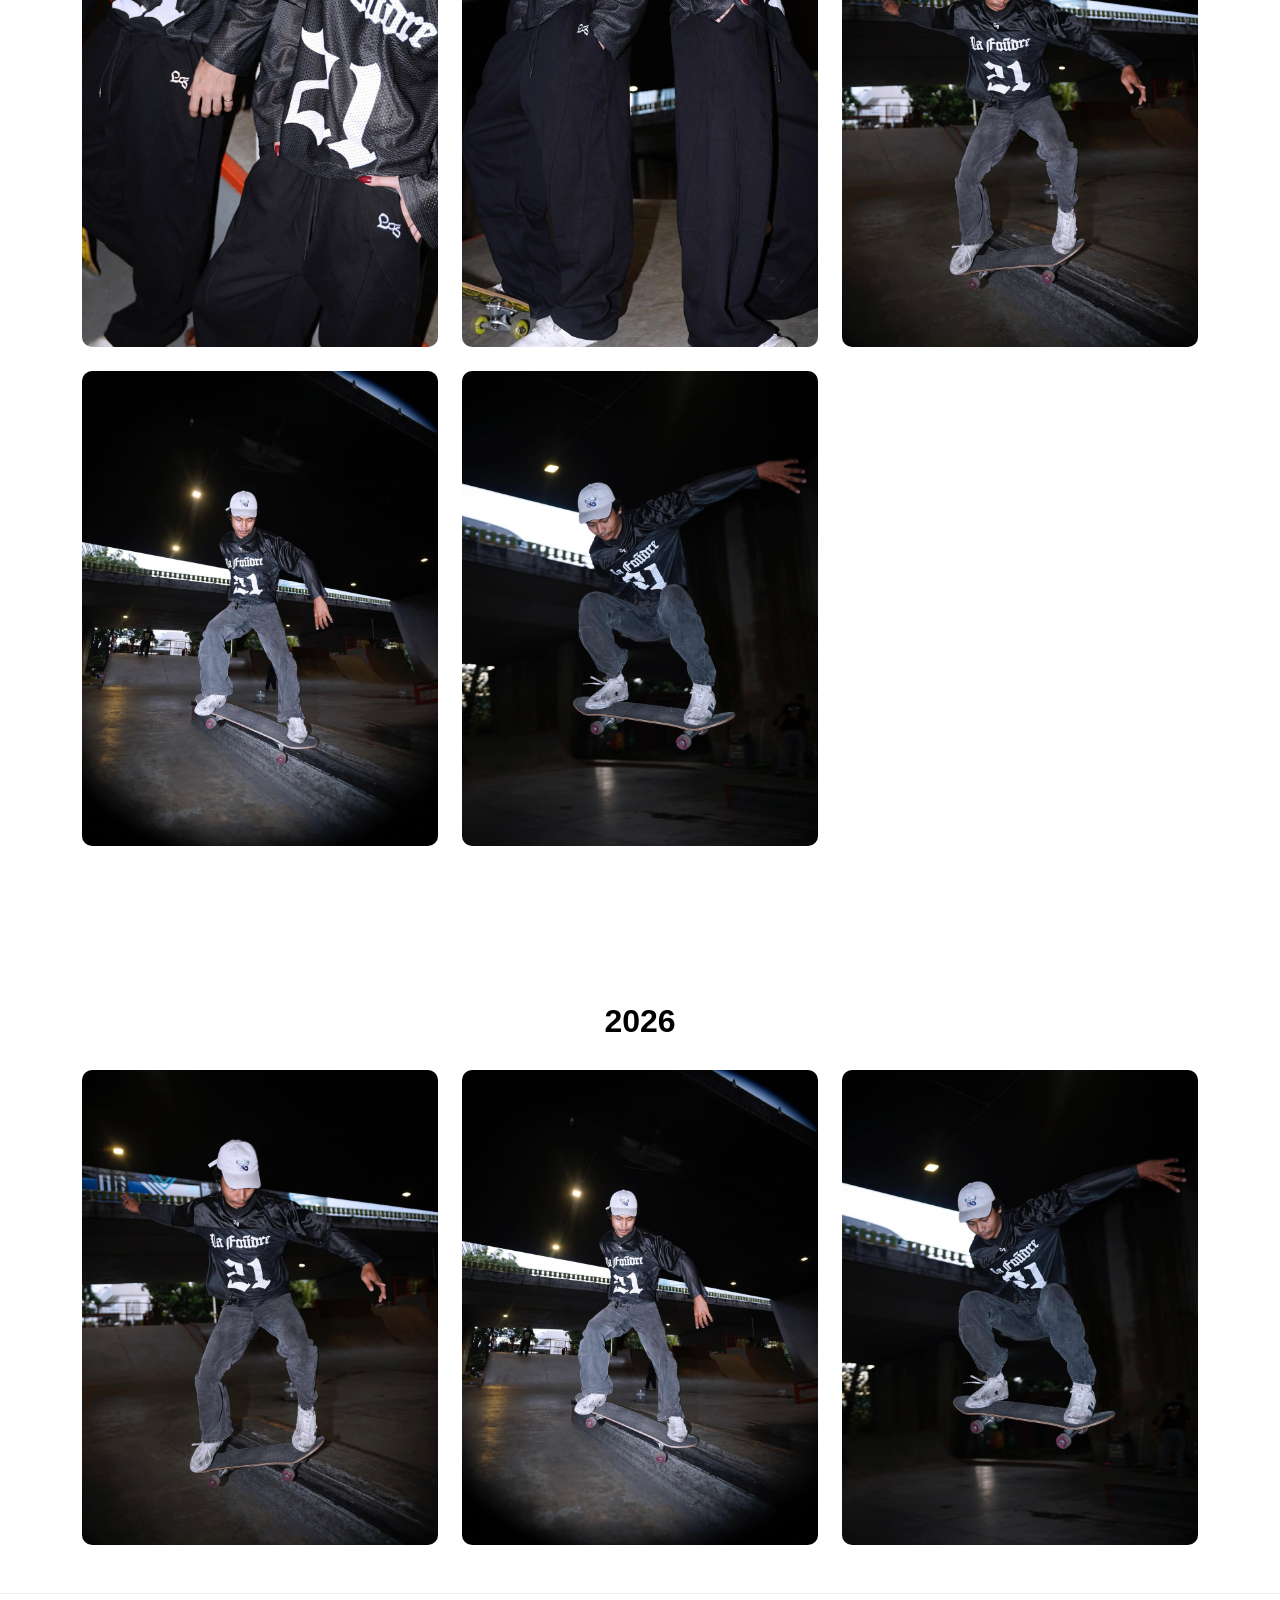
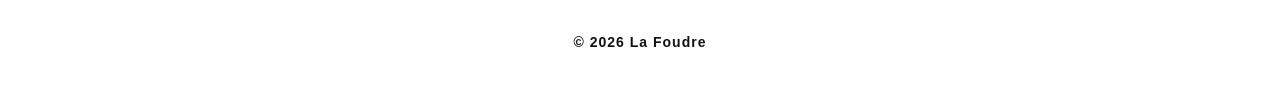
<file: lookbook.html>
<!DOCTYPE html>
<html lang="en">

<head>
    <meta charset="UTF-8">
    <meta name="viewport" content="width=device-width, initial-scale=1">
    <title>Look Book</title>
    <link rel="icon" type="image/png" href="logo/logoLF.png">
    <link href="https://cdn.jsdelivr.net/npm/bootstrap@5.3.3/dist/css/bootstrap.min.css" rel="stylesheet">
    <link href="https://cdn.jsdelivr.net/npm/bootstrap-icons@1.11.1/font/bootstrap-icons.css" rel="stylesheet">
    <link rel="stylesheet" href="style.css">
</head>

<body class="bg-white text-black">
    <!-- Navbar -->
    <nav class="navbar navbar-expand-lg navbar-dark sticky-top custom-navbar">
        <div class="container custom-nav-container">

            <!-- Logo -->
            <a class="navbar-brand d-flex align-items-center" href="index.html">
                <img src="logo/logoLF.png" alt="Lafoudre Logo">
            </a>

            <!-- Hamburger Button -->
            <button class="navbar-toggler border-0 shadow-none" type="button" data-bs-toggle="offcanvas"
                data-bs-target="#mobileMenu" aria-controls="mobileMenu">

                <span class="navbar-toggler-icon"></span>
            </button>

            <!-- Desktop Menu -->
            <div class="collapse navbar-collapse d-none d-lg-flex">
                <ul class="navbar-nav mx-auto align-items-lg-center">
                    <li class="nav-item"><a class="nav-link" href="shop.html">Shop</a></li>
                    <li class="nav-item"><a class="nav-link" href="lookbook.html">Look Book</a></li>
                    <li class="nav-item"><a class="nav-link" href="community.html">Community</a></li>
                    <li class="nav-item"><a class="nav-link" href="about.html">About</a></li>
                </ul>
            </div>
        </div>
    </nav>

    <!-- MOBILE SIDEBAR -->
    <div class="offcanvas offcanvas-end custom-sidebar" tabindex="-1" id="mobileMenu">

        <div class="offcanvas-header">
            <h5 class="offcanvas-title text-white">MENU</h5>

            <button type="button" class="btn-close btn-close-white shadow-none" data-bs-dismiss="offcanvas">
            </button>
        </div>

        <div class="offcanvas-body">
            <ul class="navbar-nav">
                <li class="nav-item">
                    <a class="nav-link" href="shop.html">shop</a>
                </li>

                <li class="nav-item">
                    <a class="nav-link" href="lookbook.html">Look Book</a>
                </li>

                <li class="nav-item">
                    <a class="nav-link" href="community.html">Community</a>
                </li>

                <li class="nav-item">
                    <a class="nav-link" href="about.html">About</a>
                </li>
            </ul>
        </div>
    </div>

    <!-- Hero Image -->
    <div class="hero-container">
        <img src="image/lafoudre.png" alt="Lookbook Hero" class="hero-image">
    </div>

    <!-- LOOKBOOK 2023 -->
    <div class="container py-lg-5 py-3 custom-section">
        <h2 class="section-title">2023</h2>
        <div class="row g-4">
            <div class="col-4"><img src="image/look1.jpg" class="lookbook-img"></div>
            <div class="col-4"><img src="image/look2.jpg" class="lookbook-img"></div>
            <div class="col-4"><img src="image/look3.jpg" class="lookbook-img"></div>
            <div class="col-4"><img src="image/look4.png" class="lookbook-img"></div>
            <div class="col-4"><img src="image/look5.png" class="lookbook-img"></div>
            <div class="col-4"><img src="image/look6.png" class="lookbook-img"></div>
        </div>
    </div>

    <!-- LOOKBOOK 2025 -->
    <div class="container py-lg-5 py-3 custom-section">
        <h2 class="section-title">2025</h2>
        <div class="row g-4">
            <div class="col-4"><img src="image/look7.jpg" class="lookbook-img"></div>
            <div class="col-4"><img src="image/look8.jpg" class="lookbook-img"></div>
            <div class="col-4"><img src="image/look9.jpg" class="lookbook-img"></div>
            <div class="col-4"><img src="image/look10.jpg" class="lookbook-img"></div>
            <div class="col-4"><img src="image/look11.jpg" class="lookbook-img"></div>
            <div class="col-4"><img src="image/look12.jpg" class="lookbook-img"></div>
            <div class="col-4"><img src="image/look13.jpg" class="lookbook-img"></div>
            <div class="col-4"><img src="image/look14.jpg" class="lookbook-img"></div>
            <div class="col-4"><img src="image/look15.jpg" class="lookbook-img"></div>
            <div class="col-4"><img src="image/look16.jpg" class="lookbook-img"></div>
            <div class="col-4"><img src="image/look17.jpg" class="lookbook-img"></div>
            <div class="col-4"><img src="image/look18.jpg" class="lookbook-img"></div>
            <div class="col-4"><img src="image/look19.jpg" class="lookbook-img"></div>
            <div class="col-4"><img src="image/look20.jpg" class="lookbook-img"></div>
            <div class="col-4"><img src="image/look21.jpg" class="lookbook-img"></div>
            <div class="col-4"><img src="image/look22.jpg" class="lookbook-img"></div>
            <div class="col-4"><img src="image/look23.jpg" class="lookbook-img"></div>
            <div class="col-4"><img src="image/look24.jpg" class="lookbook-img"></div>
            <div class="col-4"><img src="image/look25.jpg" class="lookbook-img"></div>
            <div class="col-4"><img src="image/look26.jpg" class="lookbook-img"></div>
        </div>
    </div>

    <!-- LOOKBOOK 2026 -->
    <div class="container py-lg-5 py-3 custom-section">
        <h2 class="section-title">2026</h2>
        <div class="row g-4">
            <div class="col-4"><img src="image/look24.jpg" class="lookbook-img"></div>
            <div class="col-4"><img src="image/look25.jpg" class="lookbook-img"></div>
            <div class="col-4"><img src="image/look26.jpg" class="lookbook-img"></div>
        </div>
    </div>

    <!-- Footer -->
    <footer class="footer">
        <div class="container text-center">
            <p class="mb-0">&copy; 2026 La Foudre</p>
        </div>
    </footer>

    <script src="https://cdn.jsdelivr.net/npm/bootstrap@5.3.3/dist/js/bootstrap.bundle.min.js"></script>
    <script src="script.js"></script>
</body>

</html>
</file>
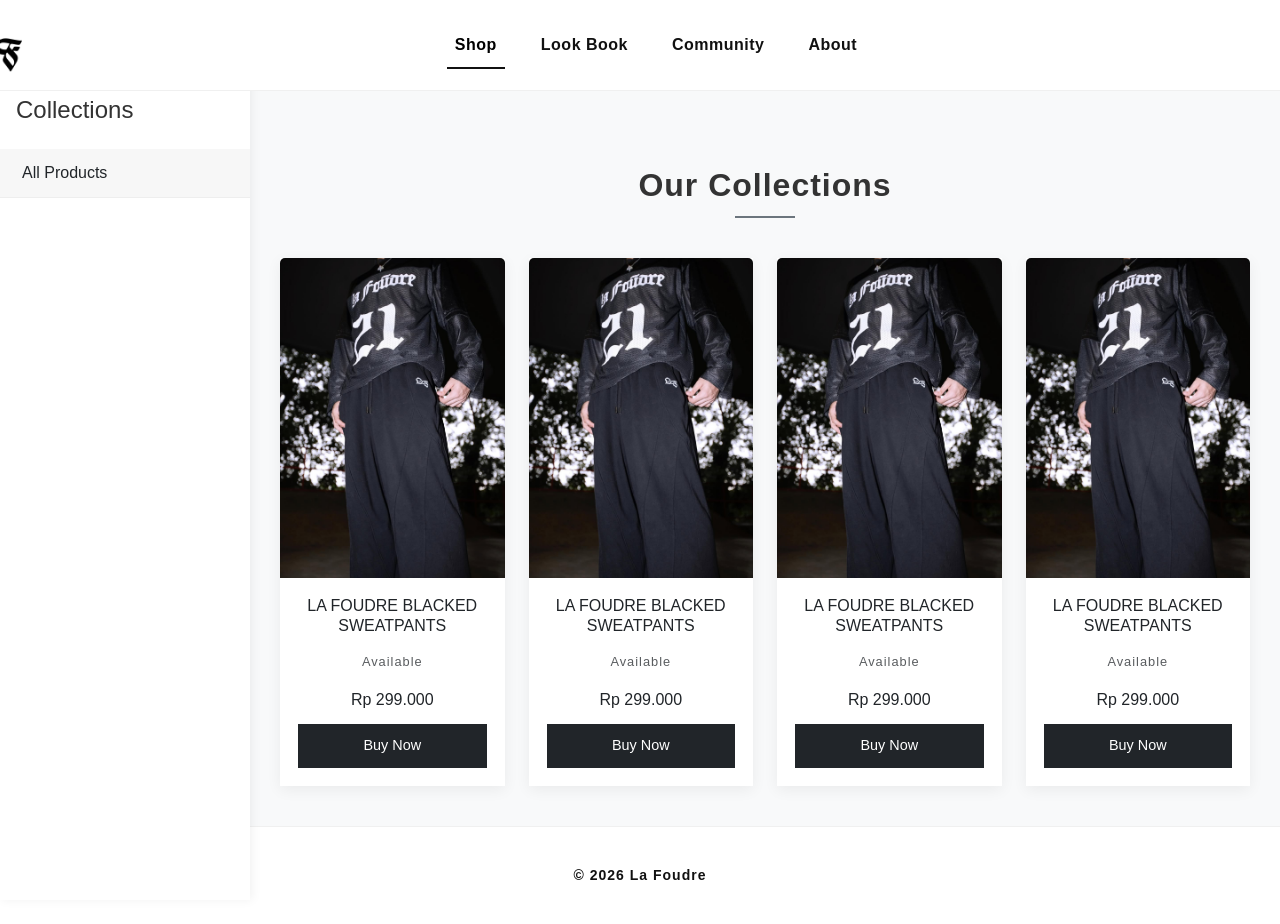
<file: shop.html>
<!DOCTYPE html>
<html lang="en">

<head>
    <meta charset="UTF-8">
    <meta name="viewport" content="width=device-width, initial-scale=1.0">
    <title>Shop</title>
    <link rel="icon" type="image/png" href="logo/logoLF.png">
    <link href="https://cdn.jsdelivr.net/npm/bootstrap@5.3.3/dist/css/bootstrap.min.css" rel="stylesheet">
    <link href="https://cdn.jsdelivr.net/npm/bootstrap-icons@1.11.1/font/bootstrap-icons.css" rel="stylesheet">
    <link rel="stylesheet" href="style.css">

    <style>
        :root {
            --accent-color: #6c757d;
        }

        body {
            background-color: #f8f9fa;
        }

        /* SIDEBAR */
        .sidebar {
            background-color: #fff;
            height: calc(100vh - 76px);
            position: fixed;
            top: 76px;
            left: 0;
            width: 250px;
            box-shadow: 2px 0 10px rgba(0, 0, 0, 0.06);
            padding-top: 20px;
        }

        .main-content {
            margin-left: 250px;
            padding: 15px 30px 40px;
        }

        .section-title {
            font-weight: 400;
            letter-spacing: 1px;
            margin-bottom: 2.5rem;
            text-align: center;
            position: relative;
        }

        .section-title::after {
            content: "";
            display: block;
            width: 60px;
            height: 2px;
            background: var(--accent-color);
            margin: 12px auto 0;
        }

        .collection-filter {
            list-style: none;
            padding: 0;
            margin: 0;
        }

        .collection-filter li {
            padding: 12px 22px;
            border-bottom: 1px solid #eee;
            background: #f7f7f7;
        }

        .collection-filter li a {
            text-decoration: none;
            color: #212529;
            font-weight: 500;
        }

        /* PRODUCT GRID */
        .product-item {
            display: flex;
        }

        .product-item .card {
            width: 100%;
            min-height: 500px;
            border-radius: 0;
            overflow: hidden;
            border: none;
            box-shadow: 0 4px 14px rgba(0, 0, 0, 0.06);
        }

        .product-item .card-img-top {
            width: 100%;
            height: 320px;
            object-fit: cover;
            display: block;
        }

        .product-item .card-body {
            display: flex;
            flex-direction: column;
            padding: 18px;
        }

        .product-item .card-title {
            font-size: 1rem;
            min-height: 48px;
            margin-bottom: 8px;
        }

        .price {
            font-weight: 500;
            margin-bottom: 12px;
        }

        .coming-soon {
            font-size: 0.8rem;
            letter-spacing: 1px;
            min-height: 20px;
        }

        .buy-btn {
            width: 100%;
            border-radius: 0;
            padding: 10px;
            font-size: 0.9rem;
        }

        /* RESPONSIVE */
        @media (max-width: 991px) {
            .sidebar {
                display: none;
            }

            .main-content {
                margin-left: 0;
                padding: 20px 10px;
            }

            .row.g-4 {
                --bs-gutter-x: 10px;
                --bs-gutter-y: 14px;
            }

            .product-item .card {
                min-height: 320px;
            }

            .product-item .card-img-top {
                height: 150px;
                object-fit: cover;
            }

            .product-item .card-body {
                padding: 10px;
            }

            .product-item .card-title {
                font-size: 0.72rem;
                min-height: 34px;
                margin-bottom: 4px;
            }

            .coming-soon {
                font-size: 0.65rem;
                margin-bottom: 2px;
            }

            .price {
                font-size: 0.75rem;
                margin-bottom: 8px;
            }

            .buy-btn {
                font-size: 0.7rem;
                padding: 6px;
            }
        }
    </style>
</head>

<body>

    <!-- Navbar -->
    <nav class="navbar navbar-expand-lg navbar-dark sticky-top custom-navbar">
        <div class="container custom-nav-container">

            <!-- Logo -->
            <a class="navbar-brand d-flex align-items-center" href="index.html">
                <img src="logo/logoLF.png" alt="Lafoudre Logo">
            </a>

            <!-- Hamburger Button -->
            <button class="navbar-toggler border-0 shadow-none" type="button" data-bs-toggle="offcanvas"
                data-bs-target="#mobileMenu" aria-controls="mobileMenu">

                <span class="navbar-toggler-icon"></span>
            </button>

            <!-- Desktop Menu -->
            <div class="collapse navbar-collapse d-none d-lg-flex">
                <ul class="navbar-nav mx-auto align-items-lg-center">
                    <li class="nav-item"><a class="nav-link" href="shop.html">Shop</a></li>
                    <li class="nav-item"><a class="nav-link" href="lookbook.html">Look Book</a></li>
                    <li class="nav-item"><a class="nav-link" href="community.html">Community</a></li>
                    <li class="nav-item"><a class="nav-link" href="about.html">About</a></li>
                </ul>
            </div>
        </div>
    </nav>

    <!-- MOBILE SIDEBAR -->
    <div class="offcanvas offcanvas-end custom-sidebar" tabindex="-1" id="mobileMenu">

        <div class="offcanvas-header">
            <h5 class="offcanvas-title text-white">MENU</h5>

            <button type="button" class="btn-close btn-close-white shadow-none" data-bs-dismiss="offcanvas">
            </button>
        </div>

        <div class="offcanvas-body">
            <ul class="navbar-nav">
                <li class="nav-item">
                    <a class="nav-link" href="shop.html">Shop</a>
                </li>

                <li class="nav-item">
                    <a class="nav-link" href="lookbook.html">Look Book</a>
                </li>

                <li class="nav-item">
                    <a class="nav-link" href="community.html">Community</a>
                </li>

                <li class="nav-item">
                    <a class="nav-link" href="about.html">About</a>
                </li>
            </ul>
        </div>
    </div>

    <!-- SIDEBAR -->
    <div class="sidebar">
        <h4 class="px-3 mb-4">Collections</h4>
        <ul class="collection-filter">
            <li><a href="#">All Products</a></li>
        </ul>
    </div>

    <!-- MAIN CONTENT -->
    <div class="main-content">
        <h2 class="section-title fw-bolder">Our Collections</h2>

        <div class="row g-4">

            <!-- PRODUCT 1 -->
            <div class="col-6 col-sm-6 col-lg-4 col-xl-3 product-item">
                <div class="card">
                    <img src="image/look21.jpg" class="card-img-top" alt="Oversized Tee Alpha">
                    <div class="card-body text-center">
                        <div>
                            <h5 class="card-title"> LA FOUDRE BLACKED SWEATPANTS</h5>
                            <p class="text-muted coming-soon">Available</p>
                            <p class="price">Rp 299.000</p>
                        </div>

                        <a href="https://shopee.co.id/LA-FOUDRE-BLACKED-SWEATPANTS-i.1658719413.57453653271?extraParams=%7B%22display_model_id%22%3A335372365712%2C%22model_selection_logic%22%3A3%7D"
                            target="_blank" class="btn btn-dark buy-btn mt-auto">
                            Buy Now
                        </a>
                    </div>
                </div>
            </div>

            <!-- PRODUCT 2 -->
            <div class="col-6 col-sm-6 col-lg-4 col-xl-3 product-item">
                <div class="card">
                    <img src="image/look21.jpg" class="card-img-top" alt="Oversized Tee Alpha">
                    <div class="card-body text-center">
                        <div>
                            <h5 class="card-title"> LA FOUDRE BLACKED SWEATPANTS</h5>
                            <p class="text-muted coming-soon">Available</p>
                            <p class="price">Rp 299.000</p>
                        </div>

                        <a href="https://shopee.co.id/LA-FOUDRE-BLACKED-SWEATPANTS-i.1658719413.57453653271?extraParams=%7B%22display_model_id%22%3A335372365712%2C%22model_selection_logic%22%3A3%7D"
                            target="_blank" class="btn btn-dark buy-btn mt-auto">
                            Buy Now
                        </a>
                    </div>
                </div>
            </div>

            <!-- PRODUCT 3 -->
            <div class="col-6 col-sm-6 col-lg-4 col-xl-3 product-item">
                <div class="card">
                    <img src="image/look21.jpg" class="card-img-top" alt="Oversized Tee Alpha">
                    <div class="card-body text-center">
                        <div>
                            <h5 class="card-title"> LA FOUDRE BLACKED SWEATPANTS</h5>
                            <p class="text-muted coming-soon">Available</p>
                            <p class="price">Rp 299.000</p>
                        </div>

                        <a href="https://shopee.co.id/LA-FOUDRE-BLACKED-SWEATPANTS-i.1658719413.57453653271?extraParams=%7B%22display_model_id%22%3A335372365712%2C%22model_selection_logic%22%3A3%7D"
                            target="_blank" class="btn btn-dark buy-btn mt-auto">
                            Buy Now
                        </a>
                    </div>
                </div>
            </div>

            <!-- PRODUCT 4 -->
            <div class="col-6 col-sm-6 col-lg-4 col-xl-3 product-item">
                <div class="card">
                    <img src="image/look21.jpg" class="card-img-top" alt="Oversized Tee Alpha">
                    <div class="card-body text-center">
                        <div>
                            <h5 class="card-title"> LA FOUDRE BLACKED SWEATPANTS</h5>
                            <p class="text-muted coming-soon">Available</p>
                            <p class="price">Rp 299.000</p>
                        </div>

                        <a href="https://shopee.co.id/LA-FOUDRE-BLACKED-SWEATPANTS-i.1658719413.57453653271?extraParams=%7B%22display_model_id%22%3A335372365712%2C%22model_selection_logic%22%3A3%7D"
                            target="_blank" class="btn btn-dark buy-btn mt-auto">
                            Buy Now
                        </a>
                    </div>
                </div>
            </div>
        </div>
    </div>

    <!-- Footer -->
    <footer class="footer">
        <div class="container text-center">
            <p class="mb-0">&copy; 2026 La Foudre</p>
        </div>
    </footer>

    <script src="https://cdn.jsdelivr.net/npm/bootstrap@5.3.3/dist/js/bootstrap.bundle.min.js"></script>
    <script src="script.js"></script>

</body>

</html>
</file>
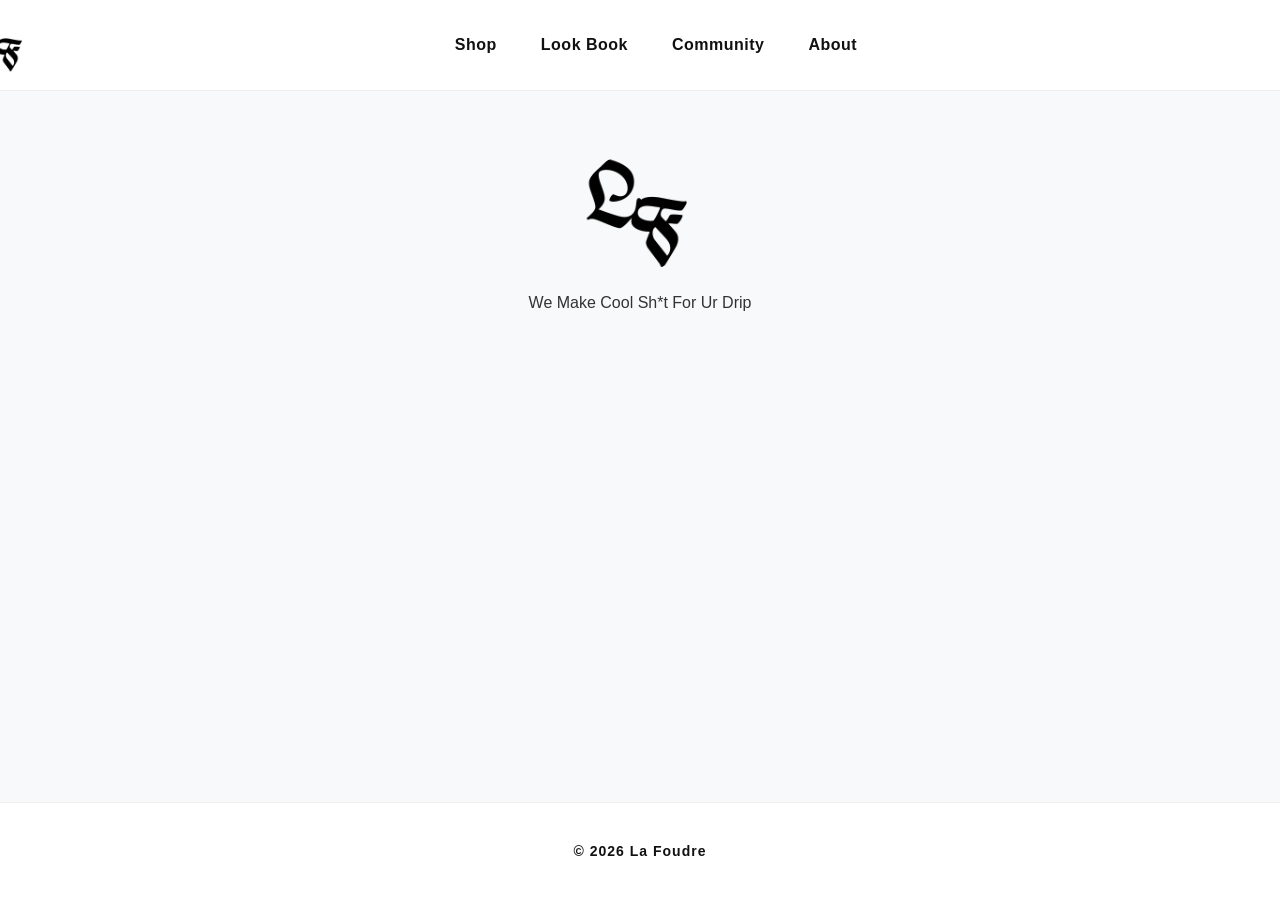
<file: pages/about.html>
<!DOCTYPE html>
<html lang="en">

<head>
    <meta charset="UTF-8">
    <meta name="viewport" content="width=device-width, initial-scale=1.0">
    <title>About</title>
    <link rel="icon" type="image/png" href="../logo/logoLF.png">
    <link href="https://cdn.jsdelivr.net/npm/bootstrap@5.3.3/dist/css/bootstrap.min.css" rel="stylesheet">
    <link href="https://cdn.jsdelivr.net/npm/bootstrap-icons@1.11.1/font/bootstrap-icons.css" rel="stylesheet">
    <link rel="stylesheet" href="../style.css">
    <style>
        body {
            display: flex;
            flex-direction: column;
            min-height: 100vh;
        }

        main {
            flex: 1;
        }

        .profile-img {
            width: 120px;
            height: 120px;
            object-fit: cover;
            border-radius: 50%;
            margin: 20px auto;
            display: block;
        }
    </style>
</head>

<body>
    <!-- Navbar -->
    <nav class="navbar navbar-expand-lg sticky-top custom-navbar">
        <div class="container custom-nav-container">

            <!-- Logo -->
            <a class="navbar-brand" href="../pages/index.html">
                <img src="../logo/logoLF.png" alt="Lafoudre Logo">
            </a>

            <!-- Hamburger -->
            <button class="navbar-toggler border-0 shadow-none" type="button" data-bs-toggle="offcanvas"
                data-bs-target="#mobileMenu">

                <span class="navbar-toggler-icon"></span>
            </button>

            <!-- Desktop Menu -->
            <div class="collapse navbar-collapse d-none d-lg-flex justify-content-center">
                <ul class="navbar-nav align-items-center">
                    <li class="nav-item"><a class="nav-link" href="../pages/shop.html">Shop</a></li>
                    <li class="nav-item"><a class="nav-link" href="../pages/lookbook.html">Look Book</a></li>
                    <li class="nav-item"><a class="nav-link" href="../pages/community.html">Community</a></li>
                    <li class="nav-item"><a class="nav-link" href="../pages/about.html">About</a></li>
                </ul>
            </div>

        </div>
    </nav>

    <!-- MOBILE SIDEBAR -->
    <div class="offcanvas offcanvas-end custom-sidebar" tabindex="-1" id="mobileMenu">

        <div class="offcanvas-header">
            <h5 class="offcanvas-title text-white">MENU</h5>

            <button type="button" class="btn-close btn-close-white shadow-none" data-bs-dismiss="offcanvas">
            </button>
        </div>

        <div class="offcanvas-body">
            <ul class="navbar-nav">
                <li class="nav-item">
                    <a class="nav-link" href="../pages/shop.html">Shop</a>
                </li>

                <li class="nav-item">
                    <a class="nav-link" href="../pages/lookbook.html">Look Book</a>
                </li>

                <li class="nav-item">
                    <a class="nav-link" href="../pages/community.html">Community</a>
                </li>

                <li class="nav-item">
                    <a class="nav-link" href="../pages/about.html">About</a>
                </li>
            </ul>
        </div>
    </div>

    <main>
        <section class="container mt-5 mb-5">
            <h2 class="text-center section-title"></h2>

            <!-- FOTO PROFIL -->
            <img src="../logo/logoLF.png" alt="Profile Picture" class="profile-img">

            <p class="text-center">
                We Make Cool Sh*t For Ur Drip
            </p>
            <p class="text-center">

            </p>
            <p class="text-center">

            </p>


    </main>

    <!-- Footer -->
    <footer class="footer">
        <div class="container text-center">
            <p class="mb-0">&copy; 2026 La Foudre</p>
        </div>
    </footer>

    <script src="https://cdn.jsdelivr.net/npm/bootstrap@5.3.3/dist/js/bootstrap.bundle.min.js"></script>
    <script src="../script.js"></script>
</body>

</html>
</file>
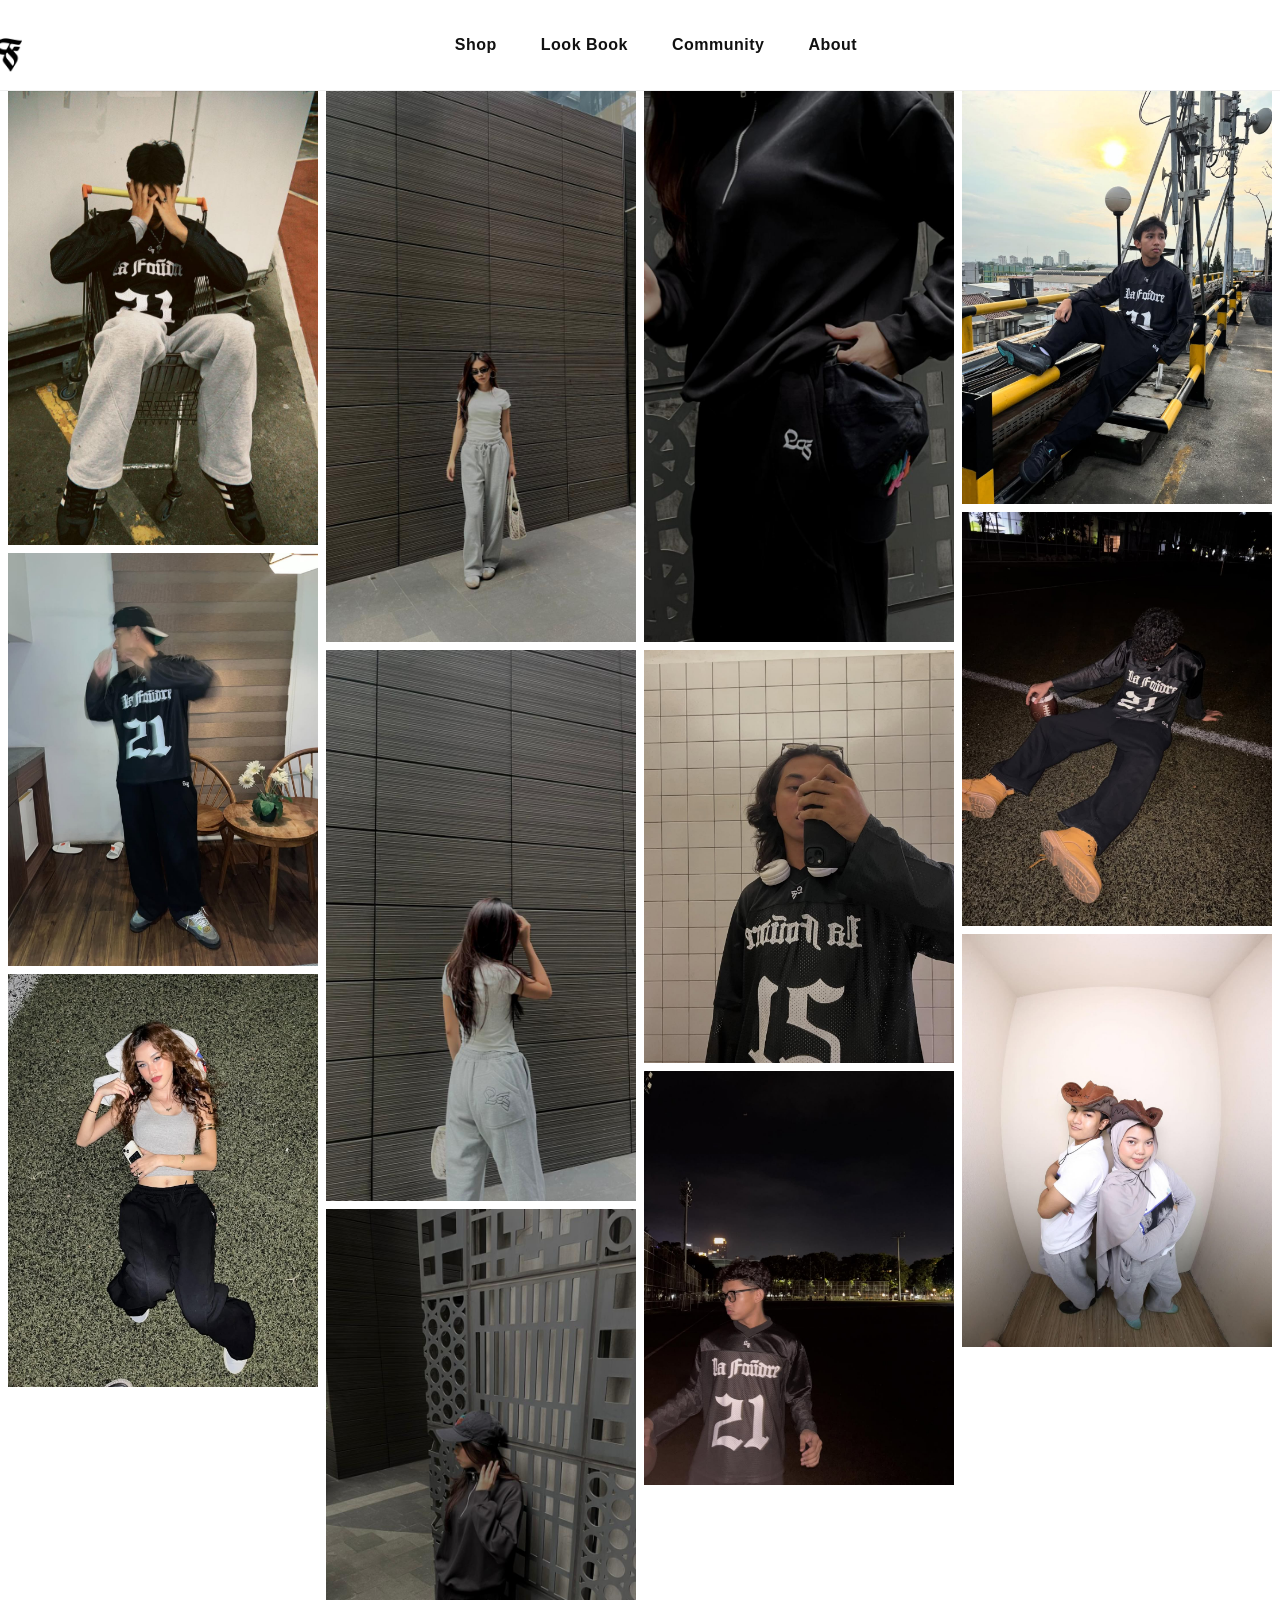
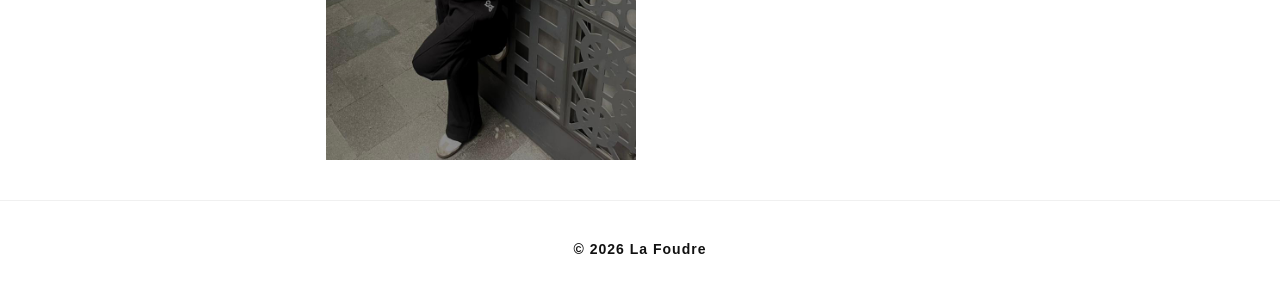
<file: pages/community.html>
<!DOCTYPE html>
<html lang="id">

<head>
    <meta charset="UTF-8" />
    <meta name="viewport" content="width=device-width, initial-scale=1.0" />
    <title>Community</title>
    <link rel="icon" type="image/png" href="../logo/logoLF.png">
    <link href="https://cdn.jsdelivr.net/npm/bootstrap@5.3.3/dist/css/bootstrap.min.css" rel="stylesheet">
    <link href="https://cdn.jsdelivr.net/npm/bootstrap-icons@1.11.1/font/bootstrap-icons.css" rel="stylesheet">
    <link rel="stylesheet" href="../style.css">
    <style>
        body {
            background: #ffffff;
            color: #000000;
            font-family: Arial, sans-serif;
            margin: 0;
        }

        .hero {
            padding: 60px 20px 30px;
            text-align: center;
        }

        .hero h1 {
            font-size: 2.7rem;
            font-weight: 700;
            letter-spacing: 2px;
            text-transform: uppercase;
            margin-bottom: 0;
        }

        .gallery {
            column-count: 4;
            column-gap: 8px;
            padding: 0 8px 40px;
        }

        .gallery-item {
            break-inside: avoid;
            margin-bottom: 8px;
            overflow: hidden;
            border-radius: 0;
        }

        .gallery-item img {
            width: 100%;
            display: block;
            transition: transform 0.35s ease;
        }

        .gallery-item:hover img {
            transform: scale(1.04);
        }

        /* TABLET */
        @media (max-width: 992px) {

            .gallery {
                column-count: 4;
                column-gap: 6px;
                padding: 0 6px 25px;
            }

            .gallery-item {
                margin-bottom: 6px;
            }

            .hero h1 {
                font-size: 2rem;
            }
        }

        /* MOBILE */
        @media (max-width: 576px) {

            .gallery {
                column-count: 4;
                column-gap: 4px;
                padding: 0 4px 20px;
            }

            .gallery-item {
                margin-bottom: 4px;
            }

            .hero {
                padding: 25px 10px 15px;
            }

            .hero h1 {
                font-size: 1.1rem;
                letter-spacing: 1px;
            }
        }
    </style>
</head>

<body>
    <!-- Navbar -->
    <nav class="navbar navbar-expand-lg navbar-dark sticky-top custom-navbar">
        <div class="container custom-nav-container">

            <!-- Logo -->
            <a class="navbar-brand d-flex align-items-center" href="../pages/index.html">
                <img src="../logo/logoLF.png" alt="Lafoudre Logo">
            </a>

            <!-- Hamburger Button -->
            <button class="navbar-toggler border-0 shadow-none" type="button" data-bs-toggle="offcanvas"
                data-bs-target="#mobileMenu" aria-controls="mobileMenu">

                <span class="navbar-toggler-icon"></span>
            </button>

            <!-- Desktop Menu -->
            <div class="collapse navbar-collapse d-none d-lg-flex">
                <ul class="navbar-nav mx-auto align-items-lg-center">
                    <li class="nav-item"><a class="nav-link" href="../pages/shop.html">Shop</a></li>
                    <li class="nav-item"><a class="nav-link" href="../pages/lookbook.html">Look Book</a></li>
                    <li class="nav-item"><a class="nav-link" href="../pages/community.html">Community</a></li>
                    <li class="nav-item"><a class="nav-link" href="../pages/about.html">About</a></li>
                </ul>
            </div>
        </div>
    </nav>

    <!-- MOBILE SIDEBAR -->
    <div class="offcanvas offcanvas-end custom-sidebar" tabindex="-1" id="mobileMenu">

        <div class="offcanvas-header">
            <h5 class="offcanvas-title text-white">MENU</h5>

            <button type="button" class="btn-close btn-close-white shadow-none" data-bs-dismiss="offcanvas">
            </button>
        </div>

        <div class="offcanvas-body">
            <ul class="navbar-nav">
                <li class="nav-item">
                    <a class="nav-link" href="../pages/shop.html">Shop</a>
                </li>

                <li class="nav-item">
                    <a class="nav-link" href="../pages/lookbook.html">Look Book</a>
                </li>

                <li class="nav-item">
                    <a class="nav-link" href="../pages/community.html">Community</a>
                </li>

                <li class="nav-item">
                    <a class="nav-link" href="../pages/about.html">About</a>
                </li>
            </ul>
        </div>
    </div>

    <section class="gallery">
        <div class="gallery-item"><img src="../image/kom1.jpeg" alt="community"></div>
        <div class="gallery-item"><img src="../image/kom2.jpg" alt="community"></div>
        <div class="gallery-item"><img src="../image/kom3.jpg" alt="community"></div>
        <div class="gallery-item"><img src="../image/kom4.jpeg" alt="community"></div>
        <div class="gallery-item"><img src="../image/kom5.jpeg" alt="community"></div>
        <div class="gallery-item"><img src="../image/kom6.jpeg" alt="community"></div>
        <div class="gallery-item"><img src="../image/kom7.jpeg" alt="community"></div>
        <div class="gallery-item"><img src="../image/kom8.jpg" alt="community"></div>
        <div class="gallery-item"><img src="../image/kom9.jpg" alt="community"></div>
        <div class="gallery-item"><img src="../image/kom10.jpg" alt="community"></div>
        <div class="gallery-item"><img src="../image/kom11.jpg" alt="community"></div>
        <div class="gallery-item"><img src="../image/kom12.jpg" alt="community"></div>
    </section>

    <!-- Footer -->
    <footer class="footer">
        <div class="container text-center">
            <p class="mb-0">&copy; 2026 La Foudre</p>
        </div>
    </footer>

    <script src="https://cdn.jsdelivr.net/npm/bootstrap@5.3.3/dist/js/bootstrap.bundle.min.js"></script>
    <script src="../script.js"></script>

</body>

</html>
</file>
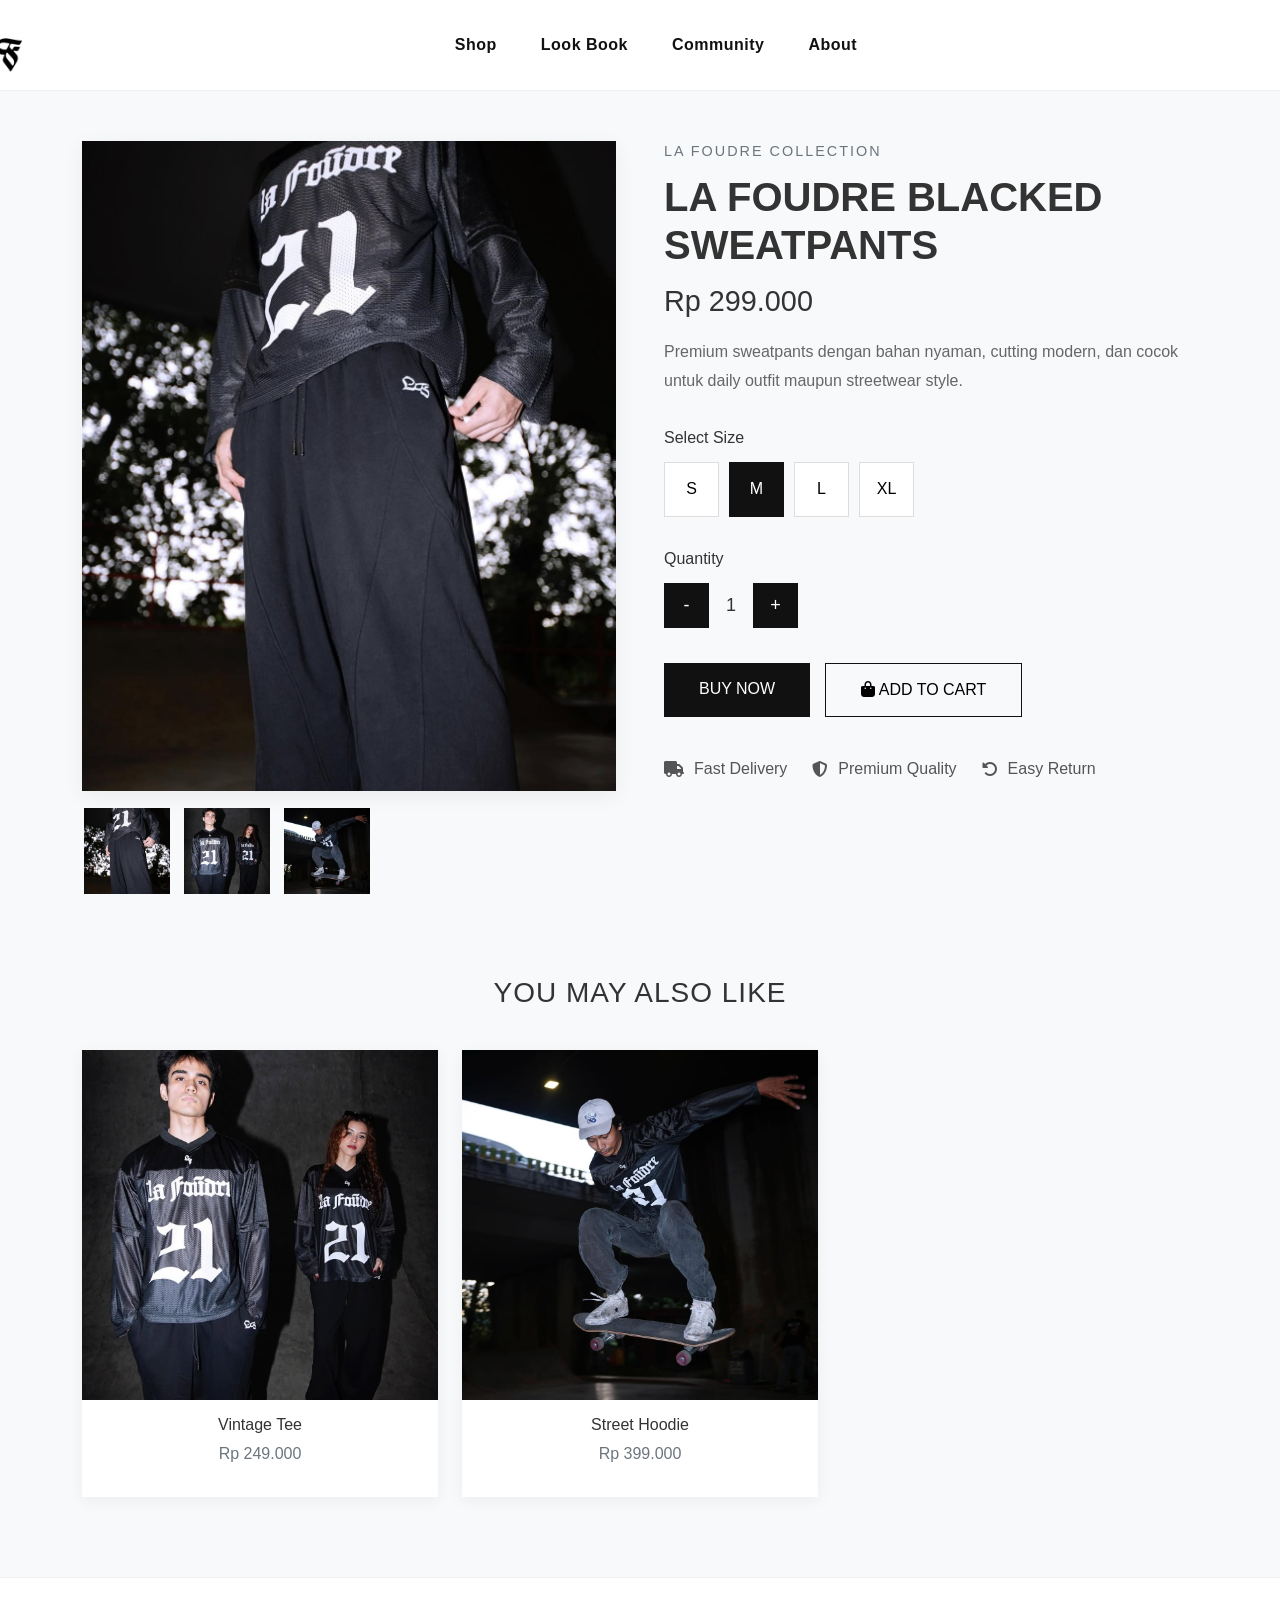
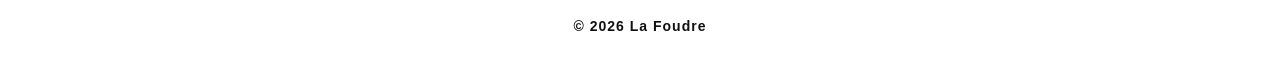
<file: pages/detail.html>
<!DOCTYPE html>
<html lang="en">

<head>
    <meta charset="UTF-8">
    <meta name="viewport" content="width=device-width, initial-scale=1.0">
    <title>Product Detail | La Foudre</title>

    <link rel="icon" type="image/png" href="../logo/logoLF.png">

    <!-- Bootstrap -->
    <link href="https://cdn.jsdelivr.net/npm/bootstrap@5.3.3/dist/css/bootstrap.min.css" rel="stylesheet">

    <!-- Bootstrap Icon -->
    <link href="https://cdn.jsdelivr.net/npm/bootstrap-icons@1.11.1/font/bootstrap-icons.css" rel="stylesheet">

    <!-- Font Awesome -->
    <link rel="stylesheet" href="https://cdnjs.cloudflare.com/ajax/libs/font-awesome/6.5.2/css/all.min.css">

    <!-- Global CSS -->
    <link rel="stylesheet" href="../style.css">

    <style>
        body {
            background: #f8f9fa;
            overflow-x: hidden;
        }

        .detail-section {
            padding: 50px 0 80px;
        }

        .product-image-wrapper {
            background: #fff;
            border-radius: 0;
            overflow: hidden;
            box-shadow: 0 5px 20px rgba(0, 0, 0, 0.06);
        }

        .product-image {
            width: 100%;
            height: 650px;
            object-fit: cover;
        }

        .thumbnail-images {
            display: flex;
            gap: 10px;
            margin-top: 15px;
        }

        .thumbnail-images img {
            width: 90px;
            height: 90px;
            object-fit: cover;
            cursor: pointer;
            border: 2px solid transparent;
            transition: 0.3s;
        }

        .thumbnail-images img:hover {
            border-color: #212529;
        }

        .product-brand {
            color: #6c757d;
            font-size: 0.9rem;
            letter-spacing: 2px;
            text-transform: uppercase;
            margin-bottom: 10px;
        }

        .product-title {
            font-size: 2.5rem;
            font-weight: 600;
            margin-bottom: 15px;
        }

        .product-price {
            font-size: 1.8rem;
            font-weight: 500;
            margin-bottom: 20px;
        }

        .product-desc {
            color: #666;
            line-height: 1.8;
            margin-bottom: 30px;
        }

        .section-label {
            font-weight: 500;
            margin-bottom: 12px;
        }

        .size-options {
            display: flex;
            gap: 10px;
            margin-bottom: 30px;
        }

        .size-btn {
            width: 55px;
            height: 55px;
            border: 1px solid #ddd;
            background: white;
            transition: .3s;
            font-weight: 500;
        }

        .size-btn:hover,
        .size-btn.active {
            background: #111;
            color: white;
            border-color: #111;
        }

        .quantity-box {
            display: flex;
            align-items: center;
            gap: 12px;
            margin-bottom: 35px;
        }

        .qty-btn {
            width: 45px;
            height: 45px;
            border: none;
            background: #111;
            color: white;
            font-size: 18px;
        }

        .qty-number {
            font-size: 18px;
            font-weight: 500;
            min-width: 20px;
            text-align: center;
        }

        .action-buttons {
            display: flex;
            gap: 15px;
            flex-wrap: wrap;
        }

        .btn-buy {
            background: #111;
            color: white;
            border: none;
            padding: 14px 35px;
            text-decoration: none;
            transition: .3s;
        }

        .btn-buy:hover {
            background: #333;
            color: white;
        }

        .btn-cart {
            border: 1px solid #111;
            background: transparent;
            padding: 14px 35px;
            transition: .3s;
        }

        .btn-cart:hover {
            background: #111;
            color: white;
        }

        .features {
            display: flex;
            flex-wrap: wrap;
            gap: 25px;
            margin-top: 40px;
        }

        .feature-item {
            display: flex;
            align-items: center;
            gap: 10px;
            color: #555;
        }

        .recommend-section {
            padding-bottom: 80px;
        }

        .recommend-title {
            text-align: center;
            margin-bottom: 40px;
            font-weight: 400;
            letter-spacing: 1px;
        }

        .recommend-card {
            background: white;
            overflow: hidden;
            box-shadow: 0 4px 15px rgba(0, 0, 0, .05);
            transition: .3s;
        }

        .recommend-card:hover {
            transform: translateY(-5px);
        }

        .recommend-card img {
            width: 100%;
            height: 350px;
            object-fit: cover;
        }

        .recommend-body {
            padding: 15px;
            text-align: center;
        }

        .recommend-price {
            color: #6c757d;
        }

        @media(max-width:991px) {
            .product-image {
                height: 450px;
            }

            .product-title {
                font-size: 2rem;
                margin-top: 20px;
            }

            .action-buttons {
                flex-direction: column;
            }

            .btn-buy,
            .btn-cart {
                width: 100%;
                text-align: center;
            }
        }

        @media(max-width:576px) {
            .product-image {
                height: 350px;
            }

            .thumbnail-images img {
                width: 70px;
                height: 70px;
            }

            .product-title {
                font-size: 1.6rem;
            }
        }
    </style>
</head>

<body>

    <!-- NAVBAR -->
    <nav class="navbar navbar-expand-lg navbar-dark sticky-top custom-navbar">
        <div class="container custom-nav-container">

            <a class="navbar-brand d-flex align-items-center" href="../pages/index.html">
                <img src="../logo/logoLF.png" alt="Lafoudre Logo">
            </a>

            <button class="navbar-toggler border-0 shadow-none" type="button" data-bs-toggle="offcanvas"
                data-bs-target="#mobileMenu">
                <span class="navbar-toggler-icon"></span>
            </button>

            <div class="collapse navbar-collapse d-none d-lg-flex">
                <ul class="navbar-nav mx-auto align-items-lg-center">
                    <li class="nav-item">
                        <a class="nav-link" href="../pages/shop.html">
                            Shop
                        </a>
                    </li>

                    <li class="nav-item">
                        <a class="nav-link" href="../pages/lookbook.html">
                            Look Book
                        </a>
                    </li>

                    <li class="nav-item">
                        <a class="nav-link" href="../pages/community.html">
                            Community
                        </a>
                    </li>

                    <li class="nav-item">
                        <a class="nav-link" href="../pages/about.html">
                            About
                        </a>
                    </li>
                </ul>
            </div>
        </div>
    </nav>

    <!-- MOBILE MENU -->
    <div class="offcanvas offcanvas-end custom-sidebar" tabindex="-1" id="mobileMenu">

        <div class="offcanvas-header">
            <h5 class="offcanvas-title text-white">
                MENU
            </h5>

            <button type="button" class="btn-close btn-close-white shadow-none" data-bs-dismiss="offcanvas">
            </button>
        </div>

        <div class="offcanvas-body">
            <ul class="navbar-nav">
                <li class="nav-item">
                    <a class="nav-link" href="../pages/shop.html">
                        Shop
                    </a>
                </li>

                <li class="nav-item">
                    <a class="nav-link" href="../pages/lookbook.html">
                        Look Book
                    </a>
                </li>

                <li class="nav-item">
                    <a class="nav-link" href="../pages/community.html">
                        Community
                    </a>
                </li>

                <li class="nav-item">
                    <a class="nav-link" href="../pages/about.html">
                        About
                    </a>
                </li>
            </ul>
        </div>
    </div>

    <!-- PRODUCT DETAIL -->
    <section class="detail-section">
        <div class="container">
            <div class="row g-5">

                <div class="col-lg-6">
                    <div class="product-image-wrapper">
                        <img src="../image/look21.jpg" class="product-image" alt="">
                    </div>

                    <div class="thumbnail-images">
                        <img src="../image/look21.jpg">
                        <img src="../image/look17.jpg">
                        <img src="../image/look26.jpg">
                    </div>
                </div>

                <div class="col-lg-6">
                    <p class="product-brand">
                        LA FOUDRE COLLECTION
                    </p>

                    <h1 class="product-title">
                        LA FOUDRE BLACKED SWEATPANTS
                    </h1>

                    <h3 class="product-price">
                        Rp 299.000
                    </h3>

                    <p class="product-desc">
                        Premium sweatpants dengan bahan nyaman,
                        cutting modern, dan cocok untuk daily outfit
                        maupun streetwear style.
                    </p>

                    <p class="section-label">
                        Select Size
                    </p>

                    <div class="size-options">
                        <button class="size-btn">S</button>
                        <button class="size-btn active">M</button>
                        <button class="size-btn">L</button>
                        <button class="size-btn">XL</button>
                    </div>

                    <p class="section-label">
                        Quantity
                    </p>

                    <div class="quantity-box">
                        <button class="qty-btn">-</button>
                        <span class="qty-number">1</span>
                        <button class="qty-btn">+</button>
                    </div>

                    <div class="action-buttons">

                        <a href="https://shopee.co.id/LA-FOUDRE-BLACKED-SWEATPANTS-i.1658719413.57453653271"
                            target="_blank" class="btn-buy">
                            BUY NOW
                        </a>

                        <button class="btn-cart">
                            <i class="fa-solid fa-bag-shopping"></i>
                            ADD TO CART
                        </button>

                    </div>

                    <div class="features">

                        <div class="feature-item">
                            <i class="fas fa-truck"></i>
                            Fast Delivery
                        </div>

                        <div class="feature-item">
                            <i class="fas fa-shield-alt"></i>
                            Premium Quality
                        </div>

                        <div class="feature-item">
                            <i class="fas fa-rotate-left"></i>
                            Easy Return
                        </div>

                    </div>
                </div>
            </div>
        </div>
    </section>

    <!-- RECOMMEND -->
    <section class="recommend-section">
        <div class="container">

            <h3 class="recommend-title">
                YOU MAY ALSO LIKE
            </h3>

            <div class="row g-4">

                <div class="col-6 col-lg-4">
                    <div class="recommend-card">
                        <img src="../image/look17.jpg">
                        <div class="recommend-body">
                            <h6>Vintage Tee</h6>
                            <p class="recommend-price">
                                Rp 249.000
                            </p>
                        </div>
                    </div>
                </div>

                <div class="col-6 col-lg-4">
                    <div class="recommend-card">
                        <img src="../image/look26.jpg">
                        <div class="recommend-body">
                            <h6>Street Hoodie</h6>
                            <p class="recommend-price">
                                Rp 399.000
                            </p>
                        </div>
                    </div>
                </div>

            </div>
        </div>
    </section>

    <!-- FOOTER -->
    <footer class="footer">
        <div class="container text-center">
            <p class="mb-0">&copy; 2026 La Foudre</p>
        </div>
    </footer>

    <script src="https://cdn.jsdelivr.net/npm/bootstrap@5.3.3/dist/js/bootstrap.bundle.min.js"></script>
    <script src="../script.js"></script>

</body>

</html>
</file>
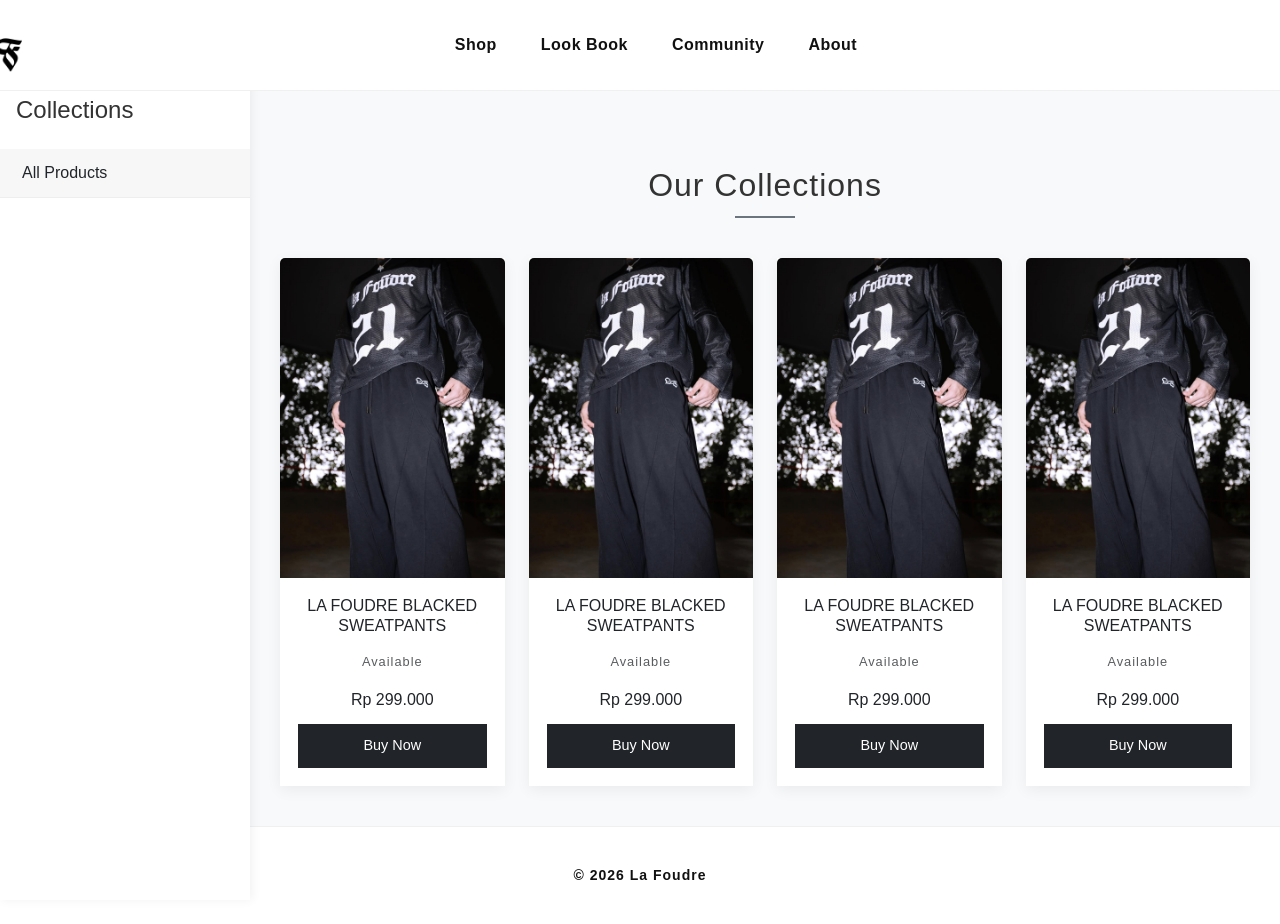
<file: pages/shop.html>
<!DOCTYPE html>
<html lang="en">

<head>
    <meta charset="UTF-8">
    <meta name="viewport" content="width=device-width, initial-scale=1.0">
    <title>Shop</title>
    <link rel="icon" type="image/png" href="logo/logoLF.png">
    <link href="https://cdn.jsdelivr.net/npm/bootstrap@5.3.3/dist/css/bootstrap.min.css" rel="stylesheet">
    <link href="https://cdn.jsdelivr.net/npm/bootstrap-icons@1.11.1/font/bootstrap-icons.css" rel="stylesheet">
    <link rel="stylesheet" href="../style.css">

    <style>
        :root {
            --accent-color: #6c757d;
        }

        body {
            background-color: #f8f9fa;
        }

        /* SIDEBAR */
        .sidebar {
            background-color: #fff;
            height: calc(100vh - 76px);
            position: fixed;
            top: 76px;
            left: 0;
            width: 250px;
            box-shadow: 2px 0 10px rgba(0, 0, 0, 0.06);
            padding-top: 20px;
        }

        .main-content {
            margin-left: 250px;
            padding: 15px 30px 40px;
        }

        .section-title {
            font-weight: 400;
            letter-spacing: 1px;
            margin-bottom: 2.5rem;
            text-align: center;
            position: relative;
        }

        .section-title::after {
            content: "";
            display: block;
            width: 60px;
            height: 2px;
            background: var(--accent-color);
            margin: 12px auto 0;
        }

        .collection-filter {
            list-style: none;
            padding: 0;
            margin: 0;
        }

        .collection-filter li {
            padding: 12px 22px;
            border-bottom: 1px solid #eee;
            background: #f7f7f7;
        }

        .collection-filter li a {
            text-decoration: none;
            color: #212529;
            font-weight: 500;
        }

        /* PRODUCT GRID */
        .product-item {
            display: flex;
        }

        .product-item .card {
            width: 100%;
            min-height: 500px;
            border-radius: 0;
            overflow: hidden;
            border: none;
            box-shadow: 0 4px 14px rgba(0, 0, 0, 0.06);
        }

        .product-item .card-img-top {
            width: 100%;
            height: 320px;
            object-fit: cover;
            display: block;
        }

        .product-item .card-body {
            display: flex;
            flex-direction: column;
            padding: 18px;
        }

        .product-item .card-title {
            font-size: 1rem;
            min-height: 48px;
            margin-bottom: 8px;
        }

        .price {
            font-weight: 500;
            margin-bottom: 12px;
        }

        .coming-soon {
            font-size: 0.8rem;
            letter-spacing: 1px;
            min-height: 20px;
        }

        .buy-btn {
            width: 100%;
            border-radius: 0;
            padding: 10px;
            font-size: 0.9rem;
        }

        /* RESPONSIVE */
        @media (max-width: 991px) {
            .sidebar {
                display: none;
            }

            .main-content {
                margin-left: 0;
                padding: 20px 10px;
            }

            .row.g-4 {
                --bs-gutter-x: 10px;
                --bs-gutter-y: 14px;
            }

            .product-item .card {
                min-height: 320px;
            }

            .product-item .card-img-top {
                height: 150px;
                object-fit: cover;
            }

            .product-item .card-body {
                padding: 10px;
            }

            .product-item .card-title {
                font-size: 0.72rem;
                min-height: 34px;
                margin-bottom: 4px;
            }

            .coming-soon {
                font-size: 0.65rem;
                margin-bottom: 2px;
            }

            .price {
                font-size: 0.75rem;
                margin-bottom: 8px;
            }

            .buy-btn {
                font-size: 0.7rem;
                padding: 6px;
            }
        }
    </style>
</head>

<body>

    <!-- Navbar -->
    <nav class="navbar navbar-expand-lg navbar-dark sticky-top custom-navbar">
        <div class="container custom-nav-container">

            <!-- Logo -->
            <a class="navbar-brand d-flex align-items-center" href="../pages/index.html">
                <img src="../logo/logoLF.png" alt="Lafoudre Logo">
            </a>

            <!-- Hamburger Button -->
            <button class="navbar-toggler border-0 shadow-none" type="button" data-bs-toggle="offcanvas"
                data-bs-target="#mobileMenu" aria-controls="mobileMenu">

                <span class="navbar-toggler-icon"></span>
            </button>

            <!-- Desktop Menu -->
            <div class="collapse navbar-collapse d-none d-lg-flex">
                <ul class="navbar-nav mx-auto align-items-lg-center">
                    <li class="nav-item"><a class="nav-link" href="../pages/shop.html">Shop</a></li>
                    <li class="nav-item"><a class="nav-link" href="../pages/lookbook.html">Look Book</a></li>
                    <li class="nav-item"><a class="nav-link" href="../pages/community.html">Community</a></li>
                    <li class="nav-item"><a class="nav-link" href="../pages/about.html">About</a></li>
                </ul>
            </div>
        </div>
    </nav>

    <!-- MOBILE SIDEBAR -->
    <div class="offcanvas offcanvas-end custom-sidebar" tabindex="-1" id="mobileMenu">

        <div class="offcanvas-header">
            <h5 class="offcanvas-title text-white">MENU</h5>

            <button type="button" class="btn-close btn-close-white shadow-none" data-bs-dismiss="offcanvas">
            </button>
        </div>

        <div class="offcanvas-body">
            <ul class="navbar-nav">
                <li class="nav-item">
                    <a class="nav-link" href="../pages/shop.html">Shop</a>
                </li>

                <li class="nav-item">
                    <a class="nav-link" href="../pages/lookbook.html">Look Book</a>
                </li>

                <li class="nav-item">
                    <a class="nav-link" href="../pages/community.html">Community</a>
                </li>

                <li class="nav-item">
                    <a class="nav-link" href="../pages/about.html">About</a>
                </li>
            </ul>
        </div>
    </div>

    <!-- SIDEBAR -->
    <div class="sidebar">
        <h4 class="px-3 mb-4">Collections</h4>
        <ul class="collection-filter">
            <li><a href="#">All Products</a></li>
        </ul>
    </div>

    <!-- MAIN CONTENT -->
    <div class="main-content">
        <h2 class="section-title">Our Collections</h2>

        <div class="row g-4">

            <!-- PRODUCT 1 -->
            <div class="col-6 col-sm-6 col-lg-4 col-xl-3 product-item">
                <div class="card">
                    <img src="../image/look21.jpg" class="card-img-top" alt="Oversized Tee Alpha">
                    <div class="card-body text-center">
                        <div>
                            <h5 class="card-title"> LA FOUDRE BLACKED SWEATPANTS</h5>
                            <p class="text-muted coming-soon">Available</p>
                            <p class="price">Rp 299.000</p>
                        </div>

                        <a href="https://shopee.co.id/LA-FOUDRE-BLACKED-SWEATPANTS-i.1658719413.57453653271?extraParams=%7B%22display_model_id%22%3A335372365712%2C%22model_selection_logic%22%3A3%7D"
                            target="_blank" class="btn btn-dark buy-btn mt-auto">
                            Buy Now
                        </a>
                    </div>
                </div>
            </div>

            <!-- PRODUCT 2 -->
            <div class="col-6 col-sm-6 col-lg-4 col-xl-3 product-item">
                <div class="card">
                    <img src="../image/look21.jpg" class="card-img-top" alt="Oversized Tee Alpha">
                    <div class="card-body text-center">
                        <div>
                            <h5 class="card-title"> LA FOUDRE BLACKED SWEATPANTS</h5>
                            <p class="text-muted coming-soon">Available</p>
                            <p class="price">Rp 299.000</p>
                        </div>

                        <a href="https://shopee.co.id/LA-FOUDRE-BLACKED-SWEATPANTS-i.1658719413.57453653271?extraParams=%7B%22display_model_id%22%3A335372365712%2C%22model_selection_logic%22%3A3%7D"
                            target="_blank" class="btn btn-dark buy-btn mt-auto">
                            Buy Now
                        </a>
                    </div>
                </div>
            </div>

            <!-- PRODUCT 3 -->
            <div class="col-6 col-sm-6 col-lg-4 col-xl-3 product-item">
                <div class="card">
                    <img src="../image/look21.jpg" class="card-img-top" alt="Oversized Tee Alpha">
                    <div class="card-body text-center">
                        <div>
                            <h5 class="card-title"> LA FOUDRE BLACKED SWEATPANTS</h5>
                            <p class="text-muted coming-soon">Available</p>
                            <p class="price">Rp 299.000</p>
                        </div>

                        <a href="https://shopee.co.id/LA-FOUDRE-BLACKED-SWEATPANTS-i.1658719413.57453653271?extraParams=%7B%22display_model_id%22%3A335372365712%2C%22model_selection_logic%22%3A3%7D"
                            target="_blank" class="btn btn-dark buy-btn mt-auto">
                            Buy Now
                        </a>
                    </div>
                </div>
            </div>

            <!-- PRODUCT 4 -->
            <div class="col-6 col-sm-6 col-lg-4 col-xl-3 product-item">
                <div class="card">
                    <img src="../image/look21.jpg" class="card-img-top" alt="Oversized Tee Alpha">
                    <div class="card-body text-center">
                        <div>
                            <h5 class="card-title"> LA FOUDRE BLACKED SWEATPANTS</h5>
                            <p class="text-muted coming-soon">Available</p>
                            <p class="price">Rp 299.000</p>
                        </div>

                        <a href="https://shopee.co.id/LA-FOUDRE-BLACKED-SWEATPANTS-i.1658719413.57453653271?extraParams=%7B%22display_model_id%22%3A335372365712%2C%22model_selection_logic%22%3A3%7D"
                            target="_blank" class="btn btn-dark buy-btn mt-auto">
                            Buy Now
                        </a>
                    </div>
                </div>
            </div>
        </div>
    </div>

    <!-- Footer -->
    <footer class="footer">
        <div class="container text-center">
            <p class="mb-0">&copy; 2026 La Foudre</p>
        </div>
    </footer>

    <script src="https://cdn.jsdelivr.net/npm/bootstrap@5.3.3/dist/js/bootstrap.bundle.min.js"></script>
    <script src="../script.js"></script>

</body>

</html>
</file>
<file: style.css>
/* ================= GLOBAL ================= */

html,
body {
    min-height: 100%;
    margin: 0;
    padding: 0;
}

body {
    font-family: 'Segoe UI', sans-serif;
    background-color: #f8f9fa;
    color: #333;

    min-height: 100vh;

    display: flex;
    flex-direction: column;

    opacity: 0;
    transition: opacity 0.25s ease;
}

body.page-loaded {
    opacity: 1;
}

/* ================= NAVBAR ================= */

.custom-navbar {
    background: rgba(255, 255, 255, 0.92);
    backdrop-filter: blur(12px);
    -webkit-backdrop-filter: blur(12px);

    padding: 12px 0;

    border-bottom: 1px solid rgba(0, 0, 0, 0.06);

    min-height: 78px;
}

/* container */
.custom-nav-container {
    max-width: 1280px;
}

/* DESKTOP */
@media (min-width: 992px) {

    .custom-nav-container {
        max-width: 1280px;
    }

    .navbar-brand {
        margin-left: -40px;
    }
}

/* logo */
.navbar-brand img {
    height: 56px;
    width: auto;

    /* filter: brightness(0); <-- Hapus atau beri komentar seperti ini */
}

/* navbar menu */
.navbar-nav {
    gap: 8px;
}

/* semua tulisan menu navbar */
.navbar-nav .nav-link {
    color: #111 !important;

    font-family: 'Segoe UI', sans-serif;

    font-size: 1rem;

    font-weight: 700;

    letter-spacing: 0.5px;

    margin: 0 10px;

    padding: 8px 4px;

    position: relative;

    transition: 0.25s ease;
}

/* hover */
.navbar-nav .nav-link:hover,
.navbar-nav .nav-link.active {
    color: #000 !important;
}

/* garis bawah */
.navbar-nav .nav-link::after {
    content: "";

    position: absolute;

    left: 0;
    bottom: -4px;

    width: 0;
    height: 2px;

    background: #111;

    transition: 0.25s ease;
}

.navbar-nav .nav-link:hover::after,
.navbar-nav .nav-link.active::after {
    width: 100%;
}

/* hamburger */
.navbar-toggler {
    border: none;
    box-shadow: none !important;

    padding: 4px 8px;

    font-size: 0.9rem;
}

/* icon hamburger jadi hitam */
.navbar-toggler-icon {
    filter: brightness(0);
}

/* ================= MOBILE SIDEBAR ================= */

.custom-sidebar {
    width: 75%;
    max-width: 220px;

    background: rgba(255, 255, 255, 0.7);

    backdrop-filter: blur(18px);
    -webkit-backdrop-filter: blur(18px);

    border-left: 1px solid rgba(0, 0, 0, 0.06);

    border-top-left-radius: 20px;
    border-bottom-left-radius: 20px;

    box-shadow: -10px 0 30px rgba(0, 0, 0, 0.08);
}

/* menu sidebar */
.custom-sidebar .nav-link {
    color: #111 !important;

    font-family: 'Segoe UI', sans-serif;

    font-size: 1rem;

    font-weight: 700;

    letter-spacing: 0.5px;

    padding: 14px 0;

    border-bottom: 1px solid rgba(0, 0, 0, 0.05);

    transition: all 0.3s ease;
}

/* hover */
.custom-sidebar .nav-link:hover,
.custom-sidebar .nav-link.active {
    color: #000 !important;
    padding-left: 10px;
}

/* ================= SECTION ================= */

.section-title {
    font-weight: bold;
    margin-top: 60px;
    margin-bottom: 30px;
    text-align: center;
}

/* ================= CARD ================= */

.card {
    border: none;
    border-radius: 20px;
    overflow: hidden;

    box-shadow: 0 4px 12px rgba(0, 0, 0, 0.1);
}

/* ================= LOOKBOOK ================= */

.lookbook-img {
    width: 100%;
    aspect-ratio: 3 / 4;

    object-fit: cover;

    border-radius: 10px;

    display: block;
}

/* ================= HERO CAROUSEL ================= */

#home {
    position: relative;
}

.carousel-inner img {
    height: 100vh;
    object-fit: cover;
}

/* ================= OVERLAY ================= */

.hero-overlay {
    position: absolute;
    inset: 0;

    display: flex;
    justify-content: center;
    align-items: center;

    z-index: 10;

    pointer-events: none;
}

/* ================= INFO DROPDOWN ================= */

.info-dropdown {
    max-width: 2600px;

    margin-top: 60px;
    margin-bottom: 40px;
}

.custom-accordion-item {
    background: #fff;

    border: 1px solid rgba(0, 0, 0, 0.08);

    border-radius: 18px;

    overflow: hidden;

    margin-bottom: 16px;

    box-shadow: 0 4px 15px rgba(0, 0, 0, 0.04);
}

.custom-accordion-btn {
    width: 100%;

    background: transparent;
    border: none;

    display: flex;
    justify-content: space-between;
    align-items: center;

    padding: 18px 22px;

    font-size: 15px;
    font-weight: 600;

    color: #111;

    cursor: pointer;

    transition: all 0.3s ease;
}

.custom-accordion-btn:hover {
    background: rgba(0, 0, 0, 0.02);
}

.custom-accordion-btn i {
    font-size: 18px;

    transition: transform 0.3s ease;
}

.custom-accordion-content {
    padding: 0 22px 20px;
}

/* panah berputar */
.custom-accordion-btn[aria-expanded="true"] i {
    transform: rotate(180deg);
}

.method-item {
    display: flex;
    align-items: center;

    gap: 14px;

    padding-top: 14px;
}

.method-item img {
    width: 48px;
    height: 48px;

    object-fit: contain;

    border-radius: 12px;

    background: #fff;

    padding: 4px;
}

/* ================= SOCIAL LINKS ================= */

.social-links {
    margin-top: 35px;
    margin-bottom: 10px;
}

.social-buttons {
    display: flex;
    justify-content: center;
    align-items: center;

    gap: 22px;
}

.social-btn {
    text-decoration: none;

    color: #111;

    font-size: 28px;

    transition: all 0.3s ease;
}

.social-btn:hover {
    transform: translateY(-3px) scale(1.1);
    color: #000;
}

/* ================= FOOTER ================= */

.footer {
    margin-top: auto;

    background: #ffffff;

    border-top: 1px solid rgba(0, 0, 0, 0.06);

    padding: 38px 0;

    text-align: center;
}

.footer p {
    margin: 0;

    font-size: 14px;

    font-weight: 600;

    letter-spacing: 1px;

    color: #111;
}

/* ================= MOBILE ================= */

@media (max-width: 576px) {

    .lookbook-img {
        aspect-ratio: 3 / 4;
    }

    .row.g-4 {
        --bs-gutter-x: 8px;
        --bs-gutter-y: 8px;
    }

    .container.py-5 {
        padding-top: 20px !important;
        padding-bottom: 20px !important;
    }

    .social-buttons {
        gap: 18px;
    }

    .social-btn {
        font-size: 24px;
    }

    .custom-accordion-btn {
        padding: 16px 18px;
        font-size: 14px;
    }

    .custom-accordion-content {
        padding: 0 18px 18px;
    }

    .method-item img {
        width: 42px;
        height: 42px;
    }

    .footer {
        padding: 32px 0;
    }

    .footer p {
        font-size: 13px;
    }
}

/* ================= HERO IMAGE RESPONSIVE ================= */

.hero-container {
    width: 100%;
    background-color: #fff;
    /* Warna latar jika gambar belum muat */
}

.hero-image {
    width: 100%;
    /* 
       height: auto akan memastikan gambar tidak terpotong kanan-kiri 
       dan mempertahankan bentuk landscape aslinya di mobile maupun desktop.
    */
    height: auto;

    /* Menghilangkan batasan object-fit agar gambar tampil utuh */
    object-fit: contain;
    display: block;
}

/* Pengaturan khusus untuk mengatur jarak/ukuran di berbagai layar */
@media (min-width: 992px) {
    .hero-image {
        /* Untuk desktop, jika ingin membatasi tinggi maksimal agar tidak terlalu memenuhi layar */
        max-height: 850px;
        object-fit: cover;
        /* Di desktop kita gunakan cover agar estetik memenuhi lebar */
    }
}

@media (max-width: 767px) {
    .hero-image {
        /* Di mobile, kita paksa tampil utuh (landscape) */
        height: auto !important;
        min-height: 200px;
        /* <--- EDIT INI: tinggi minimal agar tidak terlalu kecil di HP */
    }
}

/* ================= ADJUST SECTION SPACING (MOBILE) ================= */

@media (max-width: 576px) {

    /* 1. Mengurangi jarak antar container section */
    .custom-section {
        padding-top: 10px !important;
        /* <--- EDIT INI: Jarak atas section */
        padding-bottom: 10px !important;
        /* <--- EDIT INI: Jarak bawah section */
    }

    /* 2. Mengurangi margin pada judul tahun */
    .section-title {
        margin-top: 20px !important;
        /* Default tadi 60px, kita pangkas jadi 20px */
        margin-bottom: 15px !important;
        /* Jarak antara tulisan tahun ke gambar */
        font-size: 1.5rem;
        /* Mengecilkan sedikit ukuran tulisan tahun di HP */
    }

    /* 3. Merapatkan jarak antar gambar di dalam grid */
    .row.g-4 {
        --bs-gutter-y: 10px;
        /* Merapatkan jarak vertikal antar foto */
        --bs-gutter-x: 10px;
        /* Merapatkan jarak horizontal antar foto */
    }
}
</file>
